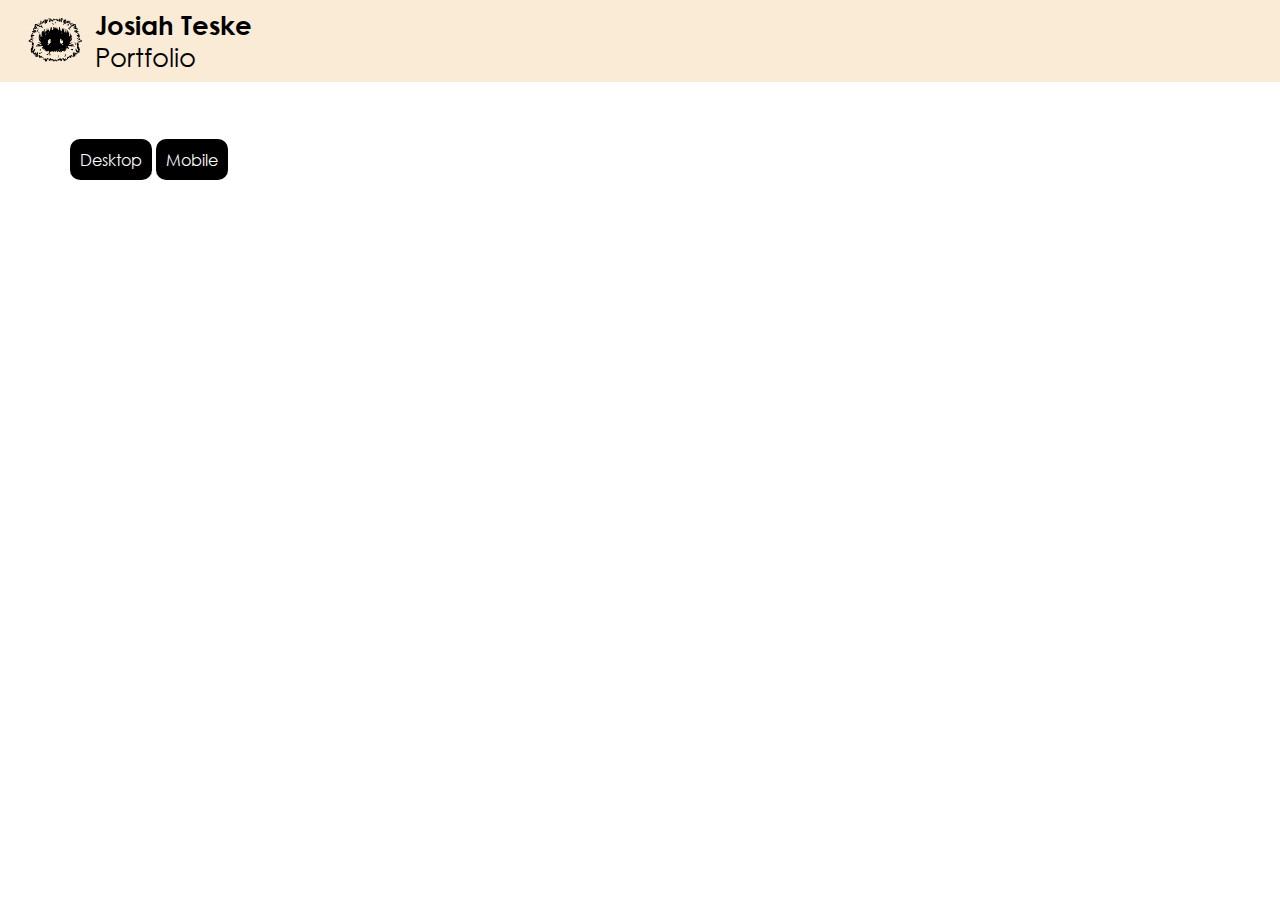
<file: index.html>
<!DOCTYPE html>
<html lang="en">
<head>
    <meta charset="UTF-8">
    <title>Root Menu</title>
    <link rel="stylesheet" type="text/css" href="mobile-site/styles/projectPage.css">
    <link rel="stylesheet" type="text/css" href="mobile-site/styles/typeface.css">
    <link rel="stylesheet" type="text/css" href="mobile-site/styles/navigators.css">
</head>
<body>
<nav class="topNav">
    <a href="index.html" class="left-side">
        <img src="mobile-site/assets/travelerHeadIcon.png" id="icon" alt="Welcome!">
        <div id="siteName">
            <h1>Josiah Teske</h1>
            <h1 class="noBold">Portfolio</h1>
        </div>
    </a>
</nav>
<br>
<br>
<div class="content">
    <a href="desktop-site/index.html" class="button">Desktop</a>
    <a href="mobile-site/index.html" class="button">Mobile</a>
</div>
</body>
</html>
</file>
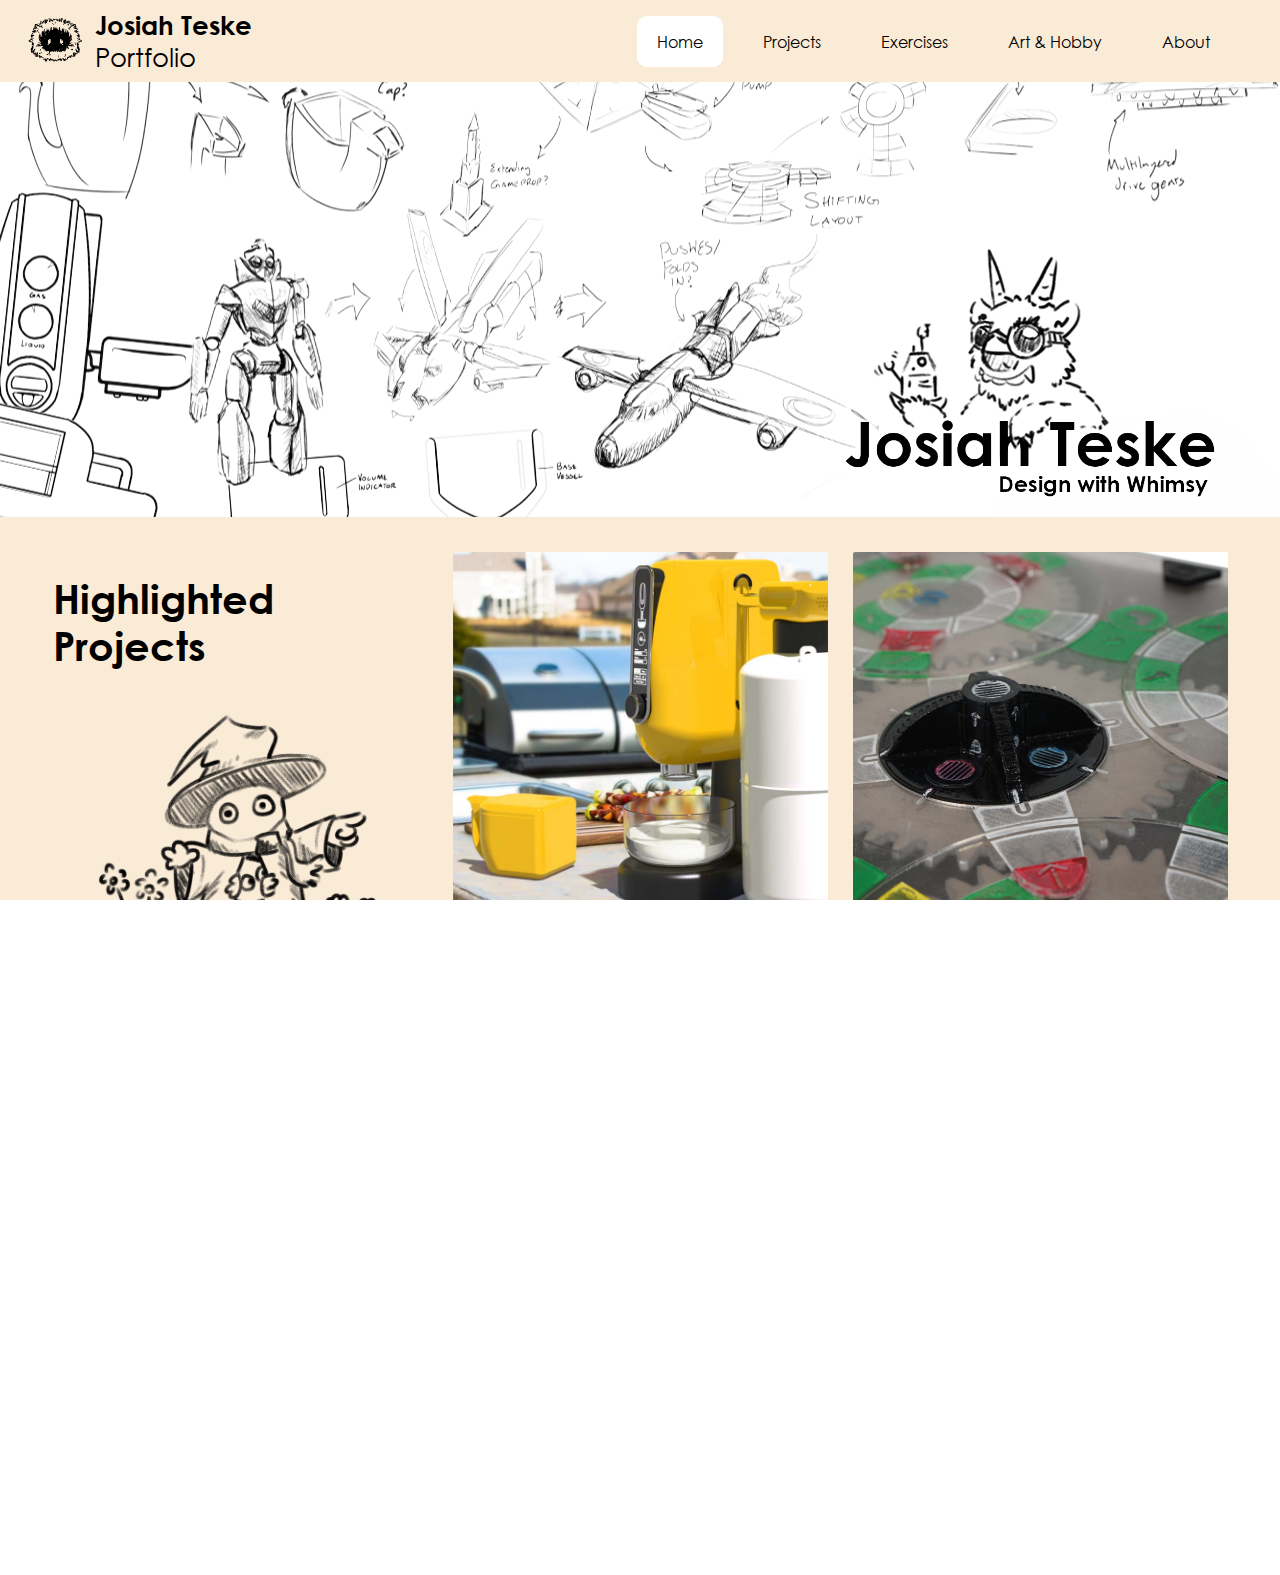
<file: desktop-site/index.html>
<!DOCTYPE html>
<html lang="en">
<head>
    <meta charset="UTF-8">
    <title>Portfolio | Josiah Teske</title>
    <link rel="stylesheet" type="text/css" href="styles/frontpage.css">
    <link rel="stylesheet" type="text/css" href="styles/typeface.css">
    <link rel="stylesheet" type="text/css" href="styles/navigators.css">
</head>
<body>
<nav class="topNav">
    <a href="index.html" class="left-side">
        <img src="assets/travelerHeadIcon.png" id="icon" alt="Welcome!">
        <div id="siteName">
            <h1>Josiah Teske</h1>
            <h1 class="noBold">Portfolio</h1>
        </div>
    </a>

    <div id="pageMenu">
        <a href="index.html" class="current">Home</a>
        <a href="projects.html">Projects</a>
        <a href="exercises.html">Exercises</a>
        <a href="hobby.html">Art & Hobby</a>
        <a href="about.html">About</a>
    </div>
</nav>

<section id="banner">
    <img id='logo' src="assets/designerLogoTransparent.png" alt="Welcome to Josiah Teske's Portfolio!">
</section>

<section class="deck highlighted">
    <div class="cardLnk dumb">
        <h2>Highlighted Projects</h2>
        <img class="decal" src="assets/wizardSpaceFiller.png" id="filler"
             alt="Here's a few recent and exciting projects!">
    </div>
    <a href="projects.html" class="cardLnk animatedRise">
        <img src="assets/projects/iceCreamMakerOutdoors+Cream.jpg" alt="project">
        <h1>Cirrus</h1>
        <h1 class="noBold">Ice Cream Maker</h1>
    </a>
    <a href="projects.html" class="cardLnk animatedRise">
        <img src="assets/projects/boardGameDialCloseUp.jpg" alt="project">
        <h1>Jettison</h1>
        <h1 class="noBold">Board Game</h1>
    </a>
</section>

<section class="deck scribbles">
    <a href="exercises.html" class="cardLnk animatedRise">
        <img src="assets/projects/waffleMakerContext.jpg" alt="A red waffle maker with eyes." class="shadowed">
        <h3 class="whiteBacked">Experiments</h3>
    </a>
    <a href="projects.html" class="cardLnk animatedRise">
        <img src="assets/projects/slicerCleanerContext.png" alt="project" class="shadowed">
        <h3 class="whiteBacked">Projects</h3>
    </a>
    <a href="hobby.html" class="cardLnk animatedRise">
        <img src="assets/projects/globeTheatreUpAngle.png" alt="project" class="shadowed">
        <h3 class="whiteBacked">Art &plus; Hobby</h3>
    </a>
</section>

<nav class="bottomInfo">
<!--    <a href="mailto:josiahteske.des@gmail.com?subject=Design%20My%20Stuff!" class="button">Email Me!</a>-->
    <aside class="boringInfo">
        <p>
            Web Portfolio created by Josiah Teske<br>
            Updated 4&sol;14&sol;2025
        </p>
    </aside>
    <aside class="bottomButtons">
    <a href="about.html#contact" class="button">Contact</a>
    <a href="documents/Josiah_Teske_Resume_2-28-2025.pdf" class="button">Resume</a>
    <a href="https://instagram.com/splinteredpencils" class="iconButton">
        <svg id="Layer_2" data-name="Layer 2" xmlns="http://www.w3.org/2000/svg" viewBox="0 0 72 72">
            <defs>
                <style>
                    .cls-1 {
                        fill: currentColor;
                    }
                </style>
            </defs>
            <path class="cls-1" d="M36,22.49c-7.46,0-13.51,6.05-13.51,13.51s6.05,13.51,13.51,13.51,13.51-6.05,13.51-13.51-6.05-13.51-13.51-13.51ZM36,44.96c-4.95,0-8.96-4.01-8.96-8.96s4.01-8.96,8.96-8.96,8.96,4.01,8.96,8.96-4.01,8.96-8.96,8.96Z"/>
            <circle class="cls-1" cx="50.06" cy="21.98" r="3.23"/>
            <path class="cls-1" d="M47.66,9.64h-23.32c-8.12,0-14.7,6.58-14.7,14.7v23.32c0,8.12,6.58,14.7,14.7,14.7h23.32c8.12,0,14.7-6.58,14.7-14.7v-23.32c0-8.12-6.58-14.7-14.7-14.7ZM57.64,47.36c0,5.68-4.6,10.28-10.28,10.28h-22.72c-5.68,0-10.28-4.6-10.28-10.28v-22.72c0-5.68,4.6-10.28,10.28-10.28h22.72c5.68,0,10.28,4.6,10.28,10.28v22.72Z"/>
        </svg>
    </a>
    <a href="https://linkedin.com/in/josiah-teske" class="iconButton">
        <svg id="Layer_2" data-name="Layer 2" xmlns="http://www.w3.org/2000/svg" viewBox="0 0 72 72">
            <defs>
                <style>
                    .cls-1 {
                        fill: currentColor;
                    }
                </style>
            </defs>
            <rect class="cls-1" x="10.74" y="27" width="10.64" height="34.26"/>
            <path class="cls-1" d="M61.26,42.49v18.77h-10.64v-18.77c0-4.09-1.15-7.02-5.19-7.02-5.03,0-6.81,2.51-6.81,10.51v15.28h-10.64V27h10.64v4.34c1.4-2.72,6.34-6.08,12.93-4.89,6.6,1.19,9.71,5.06,9.71,16.04Z"/>
            <circle class="cls-1" cx="16.06" cy="16.26" r="6.3"/>
        </svg>
    </a>
    </aside>
</nav>
</body>
</html>
</file>
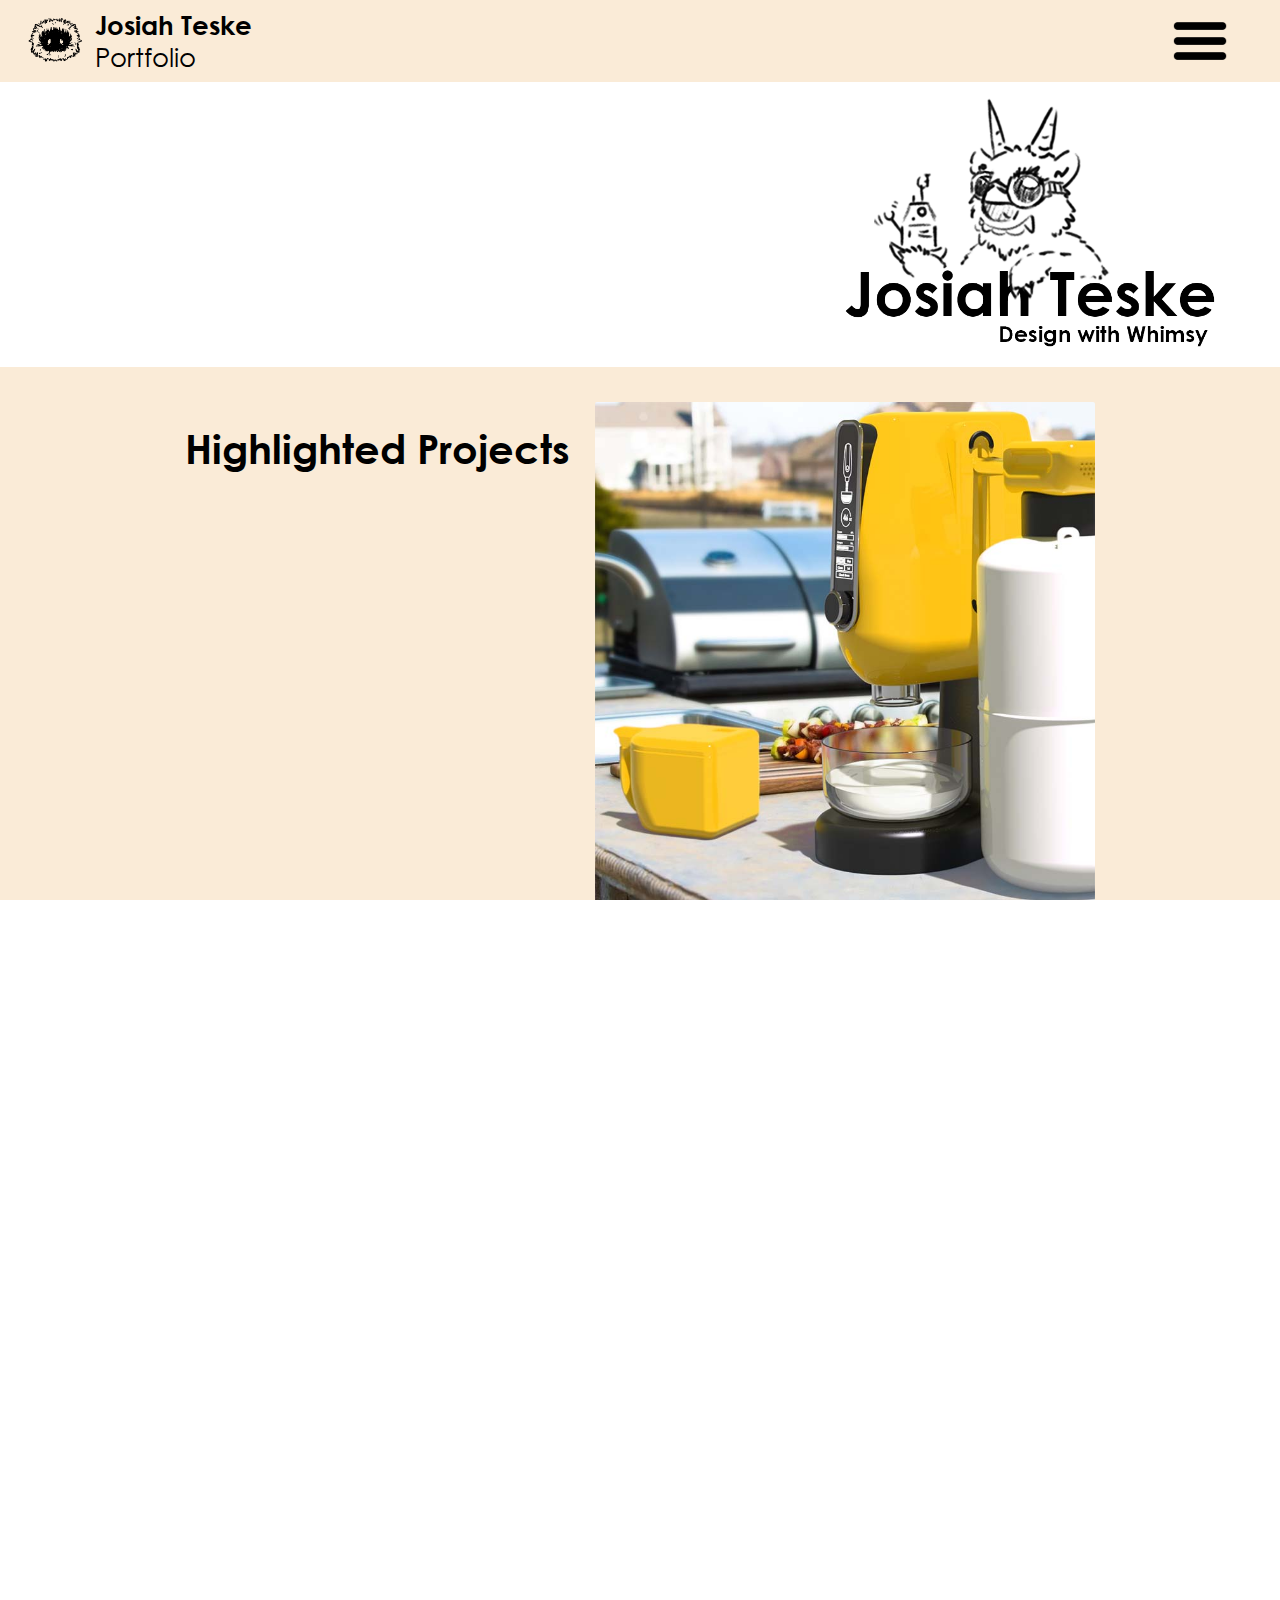
<file: mobile-site/index.html>
<!DOCTYPE html>
<html lang="en">
<head>
    <meta charset="UTF-8">
    <title>Portfolio | Josiah Teske</title>
    <link rel="stylesheet" type="text/css" href="styles/frontpage.css">
    <link rel="stylesheet" type="text/css" href="styles/typeface.css">
    <link rel="stylesheet" type="text/css" href="styles/navigators.css">

    <script type="text/javascript">
        function openNav() {
            // document.getElementById(mySidePanel).style.width = "66%";
            document.getElementById("mySidePanel").style.height = "250px";
        }

        function closeNav() {
            document.getElementById("mySidePanel").style.height = "0";
        }
    </script>
</head>
<body>
<nav class="topNav">
    <a href="index.html" class="left-side">
        <img src="assets/travelerHeadIcon.png" id="icon" alt="Welcome!">
        <div id="siteName">
            <h1>Josiah Teske</h1>
            <h1 class="noBold">Portfolio</h1>
        </div>
    </a>

    <img src="assets/hamburgerIcon.png" id="hamburger" alt="" onclick="openNav()">
</nav>

<aside class="mobileMenu" id="mySidePanel">
    <div class="closeMenu" onclick="closeNav()">
        close
    </div>

    <div class="hamburgerLinks">
        <a href="index.html" class="current">Home</a>
        <a href="projects.html">Projects</a>
        <a href="exercises.html">Exercises</a>
        <a href="hobby.html">Art & Hobby</a>
        <a href="about.html">About</a>
    </div>
</aside>

<section id="banner">
    <img id='logo' src="assets/designerLogoTransparent.png" alt="Welcome to Josiah Teske's Portfolio!">
</section>

<section class="deck highlighted">
    <h2>Highlighted Projects</h2>
    <a href="projects.html" class="cardLnk animatedRise">
        <img src="assets/projects/iceCreamMakerOutdoors+Cream.jpg" alt="project">
        <h1>Cirrus</h1>
        <h1 class="noBold">Ice Cream Maker</h1>
    </a>
    <a href="projects.html" class="cardLnk animatedRise">
        <img src="assets/projects/boardGameDialCloseUp.jpg" alt="project">
        <h1>Jettison</h1>
        <h1 class="noBold">Board Game</h1>
    </a>
</section>

<section class="deck scribbles">
    <a href="projects.html" class="cardLnk animatedRise widePanel">
        <img src="assets/projects/slicerCleanerContext.png" alt="project" class="shadowed">
        <h3 class="whiteBacked">Projects</h3>
    </a>
    <a href="exercises.html" class="cardLnk animatedRise">
        <img src="assets/projects/waffleMakerContext.jpg" alt="A red waffle maker with eyes." class="shadowed">
        <h3 class="whiteBacked">Experiments</h3>
    </a>
    <a href="hobby.html" class="cardLnk animatedRise">
        <img src="assets/projects/globeTheatreUpAngle.png" alt="project" class="shadowed">
        <h3 class="whiteBacked">Art &plus; Hobby</h3>
    </a>
</section>

<nav class="bottomInfo">
    <!--    <a href="mailto:josiahteske.des@gmail.com?subject=Design%20My%20Stuff!" class="button">Email Me!</a>-->
    <aside class="boringInfo">
        <p>
            Web Portfolio created by Josiah Teske<br>
            Updated 4&sol;14&sol;2025
        </p>
    </aside>
    <aside class="bottomButtons">
        <a href="about.html#contact" class="button">Contact</a>
        <a href="documents/Josiah_Teske_Resume_2-28-2025.pdf" class="button">Resume</a>
        <a href="https://instagram.com/splinteredpencils" class="iconButton">
            <svg id="Layer_2" data-name="Layer 2" xmlns="http://www.w3.org/2000/svg" viewBox="0 0 72 72">
                <defs>
                    <style>
                        .cls-1 {
                            fill: currentColor;
                        }
                    </style>
                </defs>
                <path class="cls-1"
                      d="M36,22.49c-7.46,0-13.51,6.05-13.51,13.51s6.05,13.51,13.51,13.51,13.51-6.05,13.51-13.51-6.05-13.51-13.51-13.51ZM36,44.96c-4.95,0-8.96-4.01-8.96-8.96s4.01-8.96,8.96-8.96,8.96,4.01,8.96,8.96-4.01,8.96-8.96,8.96Z"/>
                <circle class="cls-1" cx="50.06" cy="21.98" r="3.23"/>
                <path class="cls-1"
                      d="M47.66,9.64h-23.32c-8.12,0-14.7,6.58-14.7,14.7v23.32c0,8.12,6.58,14.7,14.7,14.7h23.32c8.12,0,14.7-6.58,14.7-14.7v-23.32c0-8.12-6.58-14.7-14.7-14.7ZM57.64,47.36c0,5.68-4.6,10.28-10.28,10.28h-22.72c-5.68,0-10.28-4.6-10.28-10.28v-22.72c0-5.68,4.6-10.28,10.28-10.28h22.72c5.68,0,10.28,4.6,10.28,10.28v22.72Z"/>
            </svg>
        </a>
        <a href="https://linkedin.com/in/josiah-teske" class="iconButton">
            <svg id="Layer_2" data-name="Layer 2" xmlns="http://www.w3.org/2000/svg" viewBox="0 0 72 72">
                <defs>
                    <style>
                        .cls-1 {
                            fill: currentColor;
                        }
                    </style>
                </defs>
                <rect class="cls-1" x="10.74" y="27" width="10.64" height="34.26"/>
                <path class="cls-1"
                      d="M61.26,42.49v18.77h-10.64v-18.77c0-4.09-1.15-7.02-5.19-7.02-5.03,0-6.81,2.51-6.81,10.51v15.28h-10.64V27h10.64v4.34c1.4-2.72,6.34-6.08,12.93-4.89,6.6,1.19,9.71,5.06,9.71,16.04Z"/>
                <circle class="cls-1" cx="16.06" cy="16.26" r="6.3"/>
            </svg>
        </a>
    </aside>
</nav>
</body>
</html>
</file>
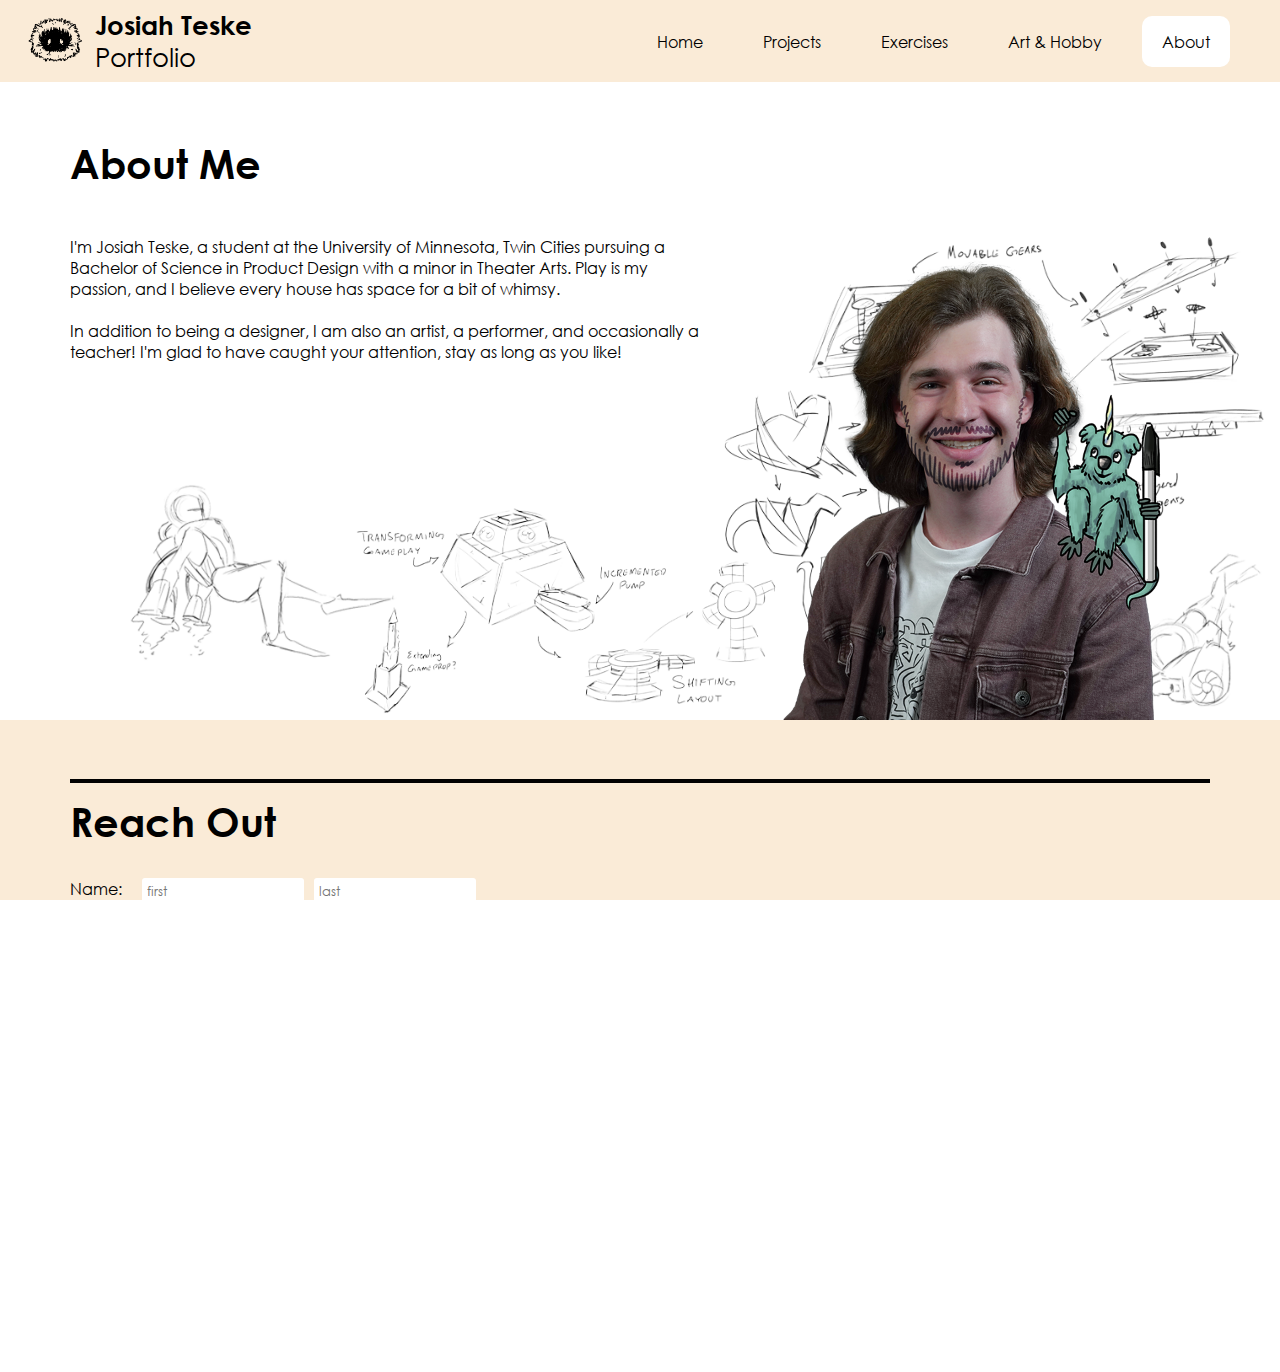
<file: desktop-site/about.html>
<!DOCTYPE html>
<html lang="en">
<head>
    <meta charset="UTF-8">
    <title>About | Josiah Teske</title>
    <link rel="stylesheet" type="text/css" href="styles/projectPage.css">
    <link rel="stylesheet" type="text/css" href="styles/typeface.css">
    <link rel="stylesheet" type="text/css" href="styles/navigators.css">
</head>
<body>
<nav class="topNav">
    <a href="index.html" class="left-side">
        <img src="assets/travelerHeadIcon.png" id="icon" alt="Welcome!">
        <div id="siteName">
            <h1>Josiah Teske</h1>
            <h1 class="noBold">Portfolio</h1>
        </div>
    </a>

    <div id="pageMenu">
        <a href="index.html">Home</a>
        <a href="projects.html">Projects</a>
        <a href="exercises.html">Exercises</a>
        <a href="hobby.html">Art & Hobby</a>
        <a href="about.html" class="current">About</a>
    </div>
</nav>

<div class="content scribbles noBottomPadding">
    <h2>About Me</h2>
    <section class="aboutMe">
        <aside>
            <p class="whiteBacked">I'm Josiah Teske, a student at the University of Minnesota, Twin Cities pursuing a Bachelor of
                Science in Product Design with a minor in Theater Arts. Play is my passion, and I believe every house
                has space for a bit of whimsy.<br><br>
                In addition to being a designer, I am also an artist, a performer, and occasionally a teacher! I'm glad
                to have caught your attention, stay as long as you like!</p>
        </aside>
        <img src="assets/JosiahDoodledHeadshot.png" alt="Josiah Teske">
    </section>
</div>
<div class="content highlighted">
    <h2 class="dividerLine" id="contact">Reach Out</h2>
    <form action="mailto:josiahteske.des@gmail.com">
        <div class="two-columns">
            Name:
            <div>
                <label for="firstName">
                    <input type="text" name="firstName" id="firstName" placeholder="first" required>
                </label>
            </div>
            <div>
                <label for="lastName">
                    <input type="text" name="lastName" id="lastName" placeholder="last" required>
                </label>
            </div>
        </div>
        <div class="two-columns">
            Email:
            <div>
                <label for="emailAddress">
                    <input type="email" name="emailAddress" id="emailAddress" placeholder="address@email.com">
                </label>
            </div>
            Phone:
            <div>
                <label for="phoneNumber">
                    <input type="tel" name="phoneNumber" id="phoneNumber" placeholder="(000) 111-2345">
                </label>
            </div>
        </div>
        <div>
            <label for="address">
                Address:
                <textarea name="address" rows="4" id="address" placeholder="1234 Name Avenue, City, State/Province, Area Code, Country"></textarea>
            </label>
        </div>
        <div>
            <label for="message">
                Message:
                <textarea name="message" rows="4" id="message" placeholder="Design my stuff!"></textarea>
            </label>
        </div>
        <div class="two-columns">
            <label for="contactMethod">Preferred contact:
                <input type="radio" name="contactMethod" value="email" id="contactEmail">
                <label for="contactEmail">Email</label>
                <input type="radio" name="contactMethod" value="phone" id="contactPhone">
                <label for="contactPhone">Phone</label>
            </label>
            <Label for="contactIntent">I'm reaching out about...
                <input type="checkbox" name="contactIntent" id="contactNetworking">
                <label for="contactNetworking">Networking</label>
                <input type="checkbox" name="contactIntent" id="contactHiring">
                <label for="contactHiring">Hiring/Contracting</label>
            </Label>
        </div>
        <input type="submit" value="Submit">
    </form>
</div>

<nav class="bottomInfo">
    <!--    <a href="mailto:josiahteske.des@gmail.com?subject=Design%20My%20Stuff!" class="button">Email Me!</a>-->
    <aside class="boringInfo">
        <p>
            Web Portfolio created by Josiah Teske<br>
            Updated 4&sol;14&sol;2025
        </p>
    </aside>
    <aside class="bottomButtons">
        <a href="about.html#contact" class="button">Contact</a>
        <a href="documents/Josiah_Teske_Resume_2-28-2025.pdf" class="button">Resume</a>
        <a href="https://instagram.com/splinteredpencils" class="iconButton">
            <svg id="Layer_2" data-name="Layer 2" xmlns="http://www.w3.org/2000/svg" viewBox="0 0 72 72">
                <defs>
                    <style>
                        .cls-1 {
                            fill: currentColor;
                        }
                    </style>
                </defs>
                <path class="cls-1" d="M36,22.49c-7.46,0-13.51,6.05-13.51,13.51s6.05,13.51,13.51,13.51,13.51-6.05,13.51-13.51-6.05-13.51-13.51-13.51ZM36,44.96c-4.95,0-8.96-4.01-8.96-8.96s4.01-8.96,8.96-8.96,8.96,4.01,8.96,8.96-4.01,8.96-8.96,8.96Z"/>
                <circle class="cls-1" cx="50.06" cy="21.98" r="3.23"/>
                <path class="cls-1" d="M47.66,9.64h-23.32c-8.12,0-14.7,6.58-14.7,14.7v23.32c0,8.12,6.58,14.7,14.7,14.7h23.32c8.12,0,14.7-6.58,14.7-14.7v-23.32c0-8.12-6.58-14.7-14.7-14.7ZM57.64,47.36c0,5.68-4.6,10.28-10.28,10.28h-22.72c-5.68,0-10.28-4.6-10.28-10.28v-22.72c0-5.68,4.6-10.28,10.28-10.28h22.72c5.68,0,10.28,4.6,10.28,10.28v22.72Z"/>
            </svg>
        </a>
        <a href="https://linkedin.com/in/josiah-teske" class="iconButton">
            <svg id="Layer_2" data-name="Layer 2" xmlns="http://www.w3.org/2000/svg" viewBox="0 0 72 72">
                <defs>
                    <style>
                        .cls-1 {
                            fill: currentColor;
                        }
                    </style>
                </defs>
                <rect class="cls-1" x="10.74" y="27" width="10.64" height="34.26"/>
                <path class="cls-1" d="M61.26,42.49v18.77h-10.64v-18.77c0-4.09-1.15-7.02-5.19-7.02-5.03,0-6.81,2.51-6.81,10.51v15.28h-10.64V27h10.64v4.34c1.4-2.72,6.34-6.08,12.93-4.89,6.6,1.19,9.71,5.06,9.71,16.04Z"/>
                <circle class="cls-1" cx="16.06" cy="16.26" r="6.3"/>
            </svg>
        </a>
    </aside>
</nav>
</body>
</html>
</file>
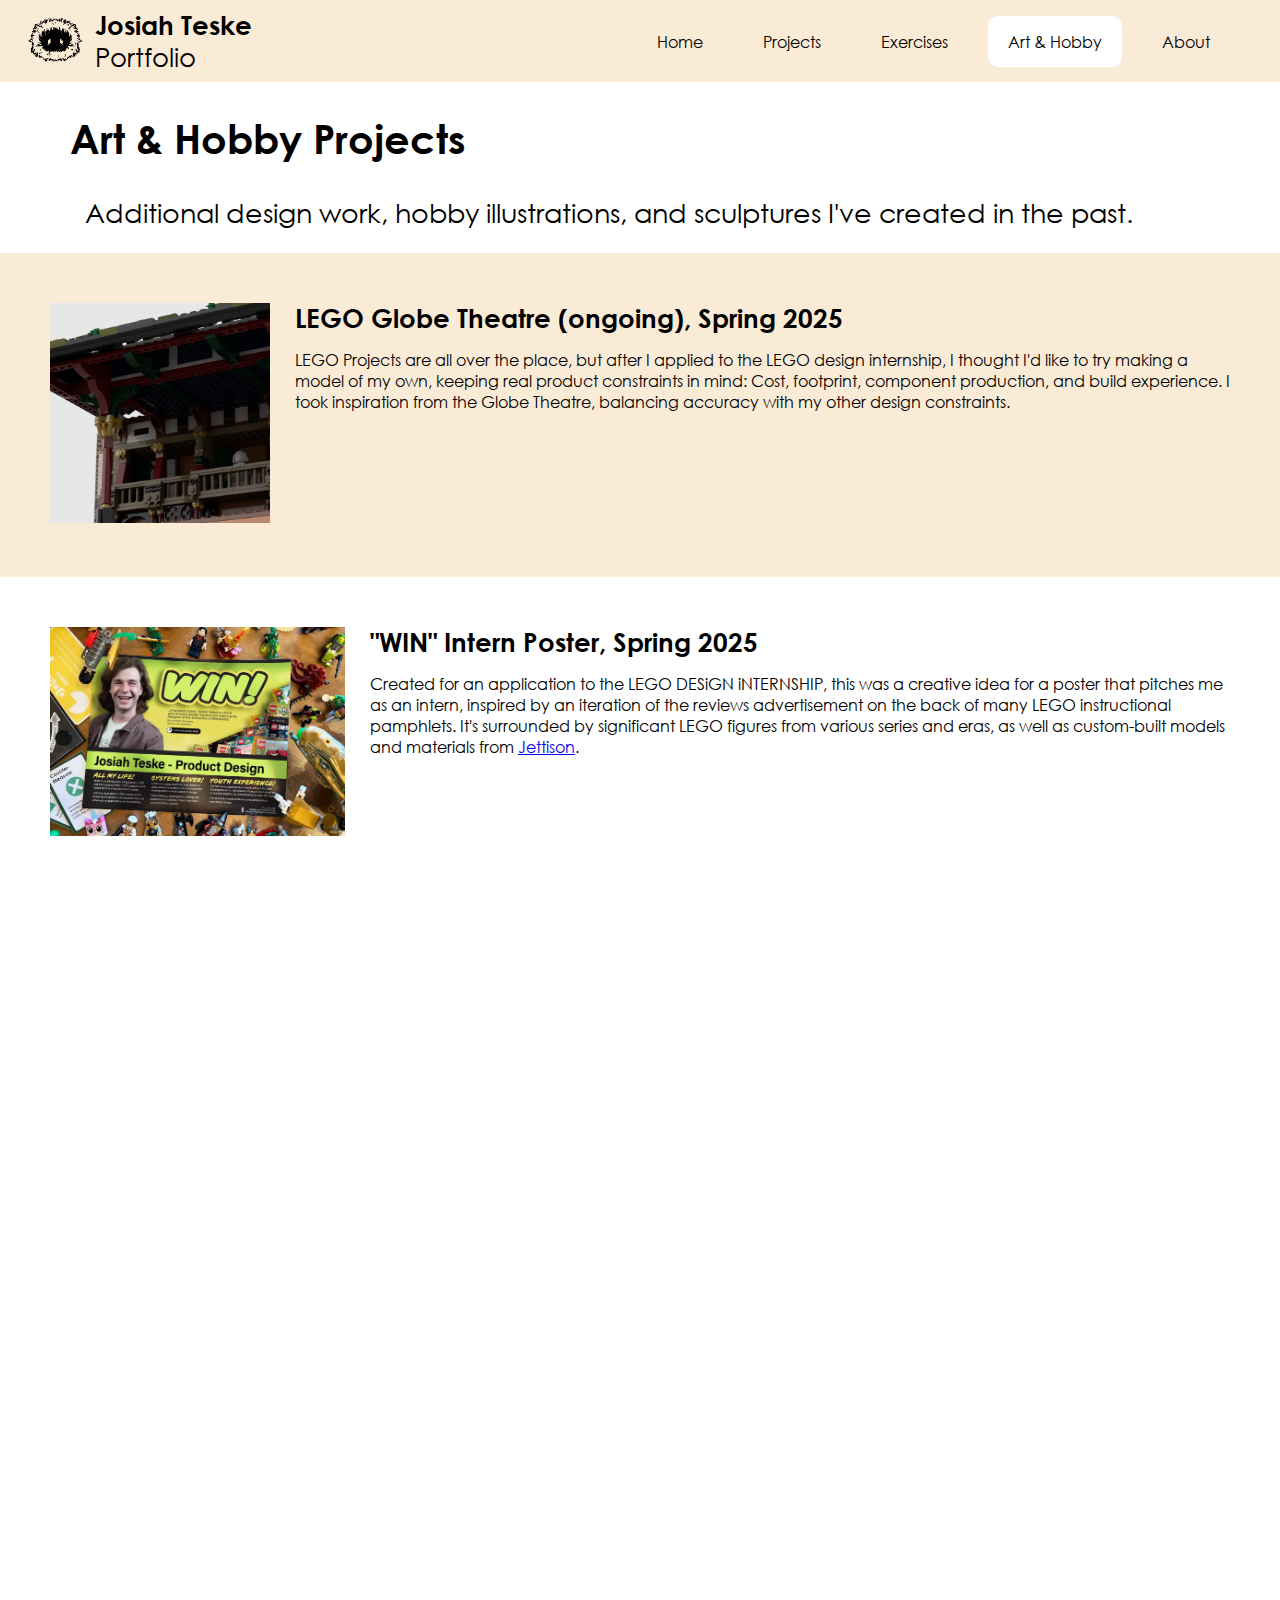
<file: desktop-site/hobby.html>
<!DOCTYPE html>
<html lang="en">
<head>
    <meta charset="UTF-8">
    <title>Projects | Josiah Teske</title>
    <link rel="stylesheet" type="text/css" href="styles/subindex.css">
    <link rel="stylesheet" type="text/css" href="styles/typeface.css">
    <link rel="stylesheet" type="text/css" href="styles/navigators.css">
</head>
<body>
<nav class="topNav">
    <a href="index.html" class="left-side">
        <img src="assets/travelerHeadIcon.png" id="icon" alt="Welcome!">
        <div id="siteName">
            <h1>Josiah Teske</h1>
            <h1 class="noBold">Portfolio</h1>
        </div>
    </a>

    <div id="pageMenu">
        <a href="index.html">Home</a>
        <a href="projects.html">Projects</a>
        <a href="exercises.html">Exercises</a>
        <a href="hobby.html" class="current">Art & Hobby</a>
        <a href="about.html">About</a>
    </div>
</nav>

<div id="introduction">
    <h2>Art & Hobby Projects</h2>
    <h3>Additional design work, hobby illustrations, and sculptures I've created in the past.</h3>
</div>

<article class="colorBacked">
    <div>
        <img src="assets/projects/globeTheatreUpAngle.png" alt="LEGO Globe Theatre">
    </div>
    <aside class="articleText">
        <h1>LEGO Globe Theatre (ongoing), Spring 2025</h1>
        <p>LEGO Projects are all over the place, but after I applied to the LEGO design internship, I thought I'd like to try making a model of my own, keeping real product constraints in mind: Cost, footprint, component production, and build experience. I took inspiration from the Globe Theatre, balancing accuracy with my other design constraints.</p>
    </aside>
</article>
<article>
    <div>
        <img src="assets/projects/internPoster.png" alt="Internship Poster based on LEGO WIN ads">
    </div>
    <aside class="articleText">
        <h1>"WIN" Intern Poster, Spring 2025</h1>
        <p>Created for an application to the LEGO DESiGN iNTERNSHIP, this was a creative idea for a poster that pitches me as an intern, inspired by an iteration of the reviews advertisement on the back of many LEGO instructional pamphlets. It's surrounded by significant LEGO figures from various series and eras, as well as custom-built models and materials from <a href="projects.html">Jettison</a>.</p>
    </aside>
</article>
<article>
    <div>
        <img src="assets/projects/DnDHomebrewCharacter.png" alt="A sketched illustration of a drow running alongside a small slaad from Dungeons and Dragons">
    </div>
    <aside class="articleText">
        <h1>Dungeons and Dragons Homebrews, 2023-</h1>
        <p>Using the <a href="http://homebrewery.naturalcrit.com/">Homebrewery</a> service, I host a handful of in-development Dungeons & Dragons inspired "homebrews" (custom rules additions), in order to better learn game design and the D&D system. One of these homebrews is available as a <a href="https://mod.io/g/baldursgate3/m/ethereal-fog-monk-subclass#description">playable add-on for Baldur's Gate 3</a>, with over 3k downloads.</p>
    </aside>
</article>
<div class="instagramAdjacent">
    <article>
        <img src="assets/projects/drybonesPainting.jpg" alt="a dramatic sunset painting of Drybones with a spherical powerup in Mario Party for the Wii">
        <aside class="articleText">
            <h1>Bouncy Drybones, Summer 2024</h1>
            <p>A very dramatized rendition of a game of Mario Party 8, meant to capture the chaotic joy of playing a party game with friends. You can see more of my art on my Instagram page!</p>
        </aside>
    </article>
    <article>
        <blockquote class="instagram-media" data-instgrm-permalink="https://www.instagram.com/splinteredpencils/?utm_source=ig_embed&amp;utm_campaign=loading" data-instgrm-version="14" style=" background:#FFF; border:0; border-radius:3px; box-shadow:0 0 1px 0 rgba(0,0,0,0.5),0 1px 10px 0 rgba(0,0,0,0.15); margin: 1px; max-width:540px; min-width:326px; padding:0; width:99.375%; width:-webkit-calc(100% - 2px); width:calc(100% - 2px);"><div style="padding:16px;"> <a href="https://www.instagram.com/splinteredpencils/?utm_source=ig_embed&amp;utm_campaign=loading" style=" background:#FFFFFF; line-height:0; padding:0 0; text-align:center; text-decoration:none; width:100%;" target="_blank"> <div style=" display: flex; flex-direction: row; align-items: center;"> <div style="background-color: #F4F4F4; border-radius: 50%; flex-grow: 0; height: 40px; margin-right: 14px; width: 40px;"></div> <div style="display: flex; flex-direction: column; flex-grow: 1; justify-content: center;"> <div style=" background-color: #F4F4F4; border-radius: 4px; flex-grow: 0; height: 14px; margin-bottom: 6px; width: 100px;"></div> <div style=" background-color: #F4F4F4; border-radius: 4px; flex-grow: 0; height: 14px; width: 60px;"></div></div></div><div style="padding: 19% 0;"></div> <div style="display:block; height:50px; margin:0 auto 12px; width:50px;"><svg width="50px" height="50px" viewBox="0 0 60 60" version="1.1" xmlns="https://www.w3.org/2000/svg" xmlns:xlink="https://www.w3.org/1999/xlink"><g stroke="none" stroke-width="1" fill="none" fill-rule="evenodd"><g transform="translate(-511.000000, -20.000000)" fill="#000000"><g><path d="M556.869,30.41 C554.814,30.41 553.148,32.076 553.148,34.131 C553.148,36.186 554.814,37.852 556.869,37.852 C558.924,37.852 560.59,36.186 560.59,34.131 C560.59,32.076 558.924,30.41 556.869,30.41 M541,60.657 C535.114,60.657 530.342,55.887 530.342,50 C530.342,44.114 535.114,39.342 541,39.342 C546.887,39.342 551.658,44.114 551.658,50 C551.658,55.887 546.887,60.657 541,60.657 M541,33.886 C532.1,33.886 524.886,41.1 524.886,50 C524.886,58.899 532.1,66.113 541,66.113 C549.9,66.113 557.115,58.899 557.115,50 C557.115,41.1 549.9,33.886 541,33.886 M565.378,62.101 C565.244,65.022 564.756,66.606 564.346,67.663 C563.803,69.06 563.154,70.057 562.106,71.106 C561.058,72.155 560.06,72.803 558.662,73.347 C557.607,73.757 556.021,74.244 553.102,74.378 C549.944,74.521 548.997,74.552 541,74.552 C533.003,74.552 532.056,74.521 528.898,74.378 C525.979,74.244 524.393,73.757 523.338,73.347 C521.94,72.803 520.942,72.155 519.894,71.106 C518.846,70.057 518.197,69.06 517.654,67.663 C517.244,66.606 516.755,65.022 516.623,62.101 C516.479,58.943 516.448,57.996 516.448,50 C516.448,42.003 516.479,41.056 516.623,37.899 C516.755,34.978 517.244,33.391 517.654,32.338 C518.197,30.938 518.846,29.942 519.894,28.894 C520.942,27.846 521.94,27.196 523.338,26.654 C524.393,26.244 525.979,25.756 528.898,25.623 C532.057,25.479 533.004,25.448 541,25.448 C548.997,25.448 549.943,25.479 553.102,25.623 C556.021,25.756 557.607,26.244 558.662,26.654 C560.06,27.196 561.058,27.846 562.106,28.894 C563.154,29.942 563.803,30.938 564.346,32.338 C564.756,33.391 565.244,34.978 565.378,37.899 C565.522,41.056 565.552,42.003 565.552,50 C565.552,57.996 565.522,58.943 565.378,62.101 M570.82,37.631 C570.674,34.438 570.167,32.258 569.425,30.349 C568.659,28.377 567.633,26.702 565.965,25.035 C564.297,23.368 562.623,22.342 560.652,21.575 C558.743,20.834 556.562,20.326 553.369,20.18 C550.169,20.033 549.148,20 541,20 C532.853,20 531.831,20.033 528.631,20.18 C525.438,20.326 523.257,20.834 521.349,21.575 C519.376,22.342 517.703,23.368 516.035,25.035 C514.368,26.702 513.342,28.377 512.574,30.349 C511.834,32.258 511.326,34.438 511.181,37.631 C511.035,40.831 511,41.851 511,50 C511,58.147 511.035,59.17 511.181,62.369 C511.326,65.562 511.834,67.743 512.574,69.651 C513.342,71.625 514.368,73.296 516.035,74.965 C517.703,76.634 519.376,77.658 521.349,78.425 C523.257,79.167 525.438,79.673 528.631,79.82 C531.831,79.965 532.853,80.001 541,80.001 C549.148,80.001 550.169,79.965 553.369,79.82 C556.562,79.673 558.743,79.167 560.652,78.425 C562.623,77.658 564.297,76.634 565.965,74.965 C567.633,73.296 568.659,71.625 569.425,69.651 C570.167,67.743 570.674,65.562 570.82,62.369 C570.966,59.17 571,58.147 571,50 C571,41.851 570.966,40.831 570.82,37.631"></path></g></g></g></svg></div><div style="padding-top: 8px;"> <div style=" color:#3897f0; font-family:Arial,sans-serif; font-size:14px; font-style:normal; font-weight:550; line-height:18px;">View this profile on Instagram</div></div><div style="padding: 12.5% 0;"></div> <div style="display: flex; flex-direction: row; margin-bottom: 14px; align-items: center;"><div> <div style="background-color: #F4F4F4; border-radius: 50%; height: 12.5px; width: 12.5px; transform: translateX(0px) translateY(7px);"></div> <div style="background-color: #F4F4F4; height: 12.5px; transform: rotate(-45deg) translateX(3px) translateY(1px); width: 12.5px; flex-grow: 0; margin-right: 14px; margin-left: 2px;"></div> <div style="background-color: #F4F4F4; border-radius: 50%; height: 12.5px; width: 12.5px; transform: translateX(9px) translateY(-18px);"></div></div><div style="margin-left: 8px;"> <div style=" background-color: #F4F4F4; border-radius: 50%; flex-grow: 0; height: 20px; width: 20px;"></div> <div style=" width: 0; height: 0; border-top: 2px solid transparent; border-left: 6px solid #f4f4f4; border-bottom: 2px solid transparent; transform: translateX(16px) translateY(-4px) rotate(30deg)"></div></div><div style="margin-left: auto;"> <div style=" width: 0px; border-top: 8px solid #F4F4F4; border-right: 8px solid transparent; transform: translateY(16px);"></div> <div style=" background-color: #F4F4F4; flex-grow: 0; height: 12px; width: 16px; transform: translateY(-4px);"></div> <div style=" width: 0; height: 0; border-top: 8px solid #F4F4F4; border-left: 8px solid transparent; transform: translateY(-4px) translateX(8px);"></div></div></div> <div style="display: flex; flex-direction: column; flex-grow: 1; justify-content: center; margin-bottom: 24px;"> <div style=" background-color: #F4F4F4; border-radius: 4px; flex-grow: 0; height: 14px; margin-bottom: 6px; width: 224px;"></div> <div style=" background-color: #F4F4F4; border-radius: 4px; flex-grow: 0; height: 14px; width: 144px;"></div></div></a><p style=" color:#c9c8cd; font-family:Arial,sans-serif; font-size:14px; line-height:17px; margin-bottom:0; margin-top:8px; overflow:hidden; padding:8px 0 7px; text-align:center; text-overflow:ellipsis; white-space:nowrap;"><a href="https://www.instagram.com/splinteredpencils/?utm_source=ig_embed&amp;utm_campaign=loading" style=" color:#c9c8cd; font-family:Arial,sans-serif; font-size:14px; font-style:normal; font-weight:normal; line-height:17px;" target="_blank">Splintered Pencils, Empty Pens</a> (@<a href="https://www.instagram.com/splinteredpencils/?utm_source=ig_embed&amp;utm_campaign=loading" style=" color:#c9c8cd; font-family:Arial,sans-serif; font-size:14px; font-style:normal; font-weight:normal; line-height:17px;" target="_blank">splinteredpencils</a>) • Instagram photos and videos</p></div></blockquote>
        <script async src="//www.instagram.com/embed.js"></script>
    </article>
</div>

<nav class="bottomInfo">
    <!--    <a href="mailto:josiahteske.des@gmail.com?subject=Design%20My%20Stuff!" class="button">Email Me!</a>-->
    <aside class="boringInfo">
        <p>
            Web Portfolio created by Josiah Teske<br>
            Updated 4&sol;14&sol;2025
        </p>
    </aside>
    <aside class="bottomButtons">
        <a href="about.html#contact" class="button">Contact</a>
        <a href="documents/Josiah_Teske_Resume_2-28-2025.pdf" class="button">Resume</a>
        <a href="https://instagram.com/splinteredpencils" class="iconButton">
            <svg id="Layer_2" data-name="Layer 2" xmlns="http://www.w3.org/2000/svg" viewBox="0 0 72 72">
                <defs>
                    <style>
                        .cls-1 {
                            fill: currentColor;
                        }
                    </style>
                </defs>
                <path class="cls-1" d="M36,22.49c-7.46,0-13.51,6.05-13.51,13.51s6.05,13.51,13.51,13.51,13.51-6.05,13.51-13.51-6.05-13.51-13.51-13.51ZM36,44.96c-4.95,0-8.96-4.01-8.96-8.96s4.01-8.96,8.96-8.96,8.96,4.01,8.96,8.96-4.01,8.96-8.96,8.96Z"/>
                <circle class="cls-1" cx="50.06" cy="21.98" r="3.23"/>
                <path class="cls-1" d="M47.66,9.64h-23.32c-8.12,0-14.7,6.58-14.7,14.7v23.32c0,8.12,6.58,14.7,14.7,14.7h23.32c8.12,0,14.7-6.58,14.7-14.7v-23.32c0-8.12-6.58-14.7-14.7-14.7ZM57.64,47.36c0,5.68-4.6,10.28-10.28,10.28h-22.72c-5.68,0-10.28-4.6-10.28-10.28v-22.72c0-5.68,4.6-10.28,10.28-10.28h22.72c5.68,0,10.28,4.6,10.28,10.28v22.72Z"/>
            </svg>
        </a>
        <a href="https://linkedin.com/in/josiah-teske" class="iconButton">
            <svg id="Layer_2" data-name="Layer 2" xmlns="http://www.w3.org/2000/svg" viewBox="0 0 72 72">
                <defs>
                    <style>
                        .cls-1 {
                            fill: currentColor;
                        }
                    </style>
                </defs>
                <rect class="cls-1" x="10.74" y="27" width="10.64" height="34.26"/>
                <path class="cls-1" d="M61.26,42.49v18.77h-10.64v-18.77c0-4.09-1.15-7.02-5.19-7.02-5.03,0-6.81,2.51-6.81,10.51v15.28h-10.64V27h10.64v4.34c1.4-2.72,6.34-6.08,12.93-4.89,6.6,1.19,9.71,5.06,9.71,16.04Z"/>
                <circle class="cls-1" cx="16.06" cy="16.26" r="6.3"/>
            </svg>
        </a>
    </aside>
</nav>
</body>
</html>
</file>
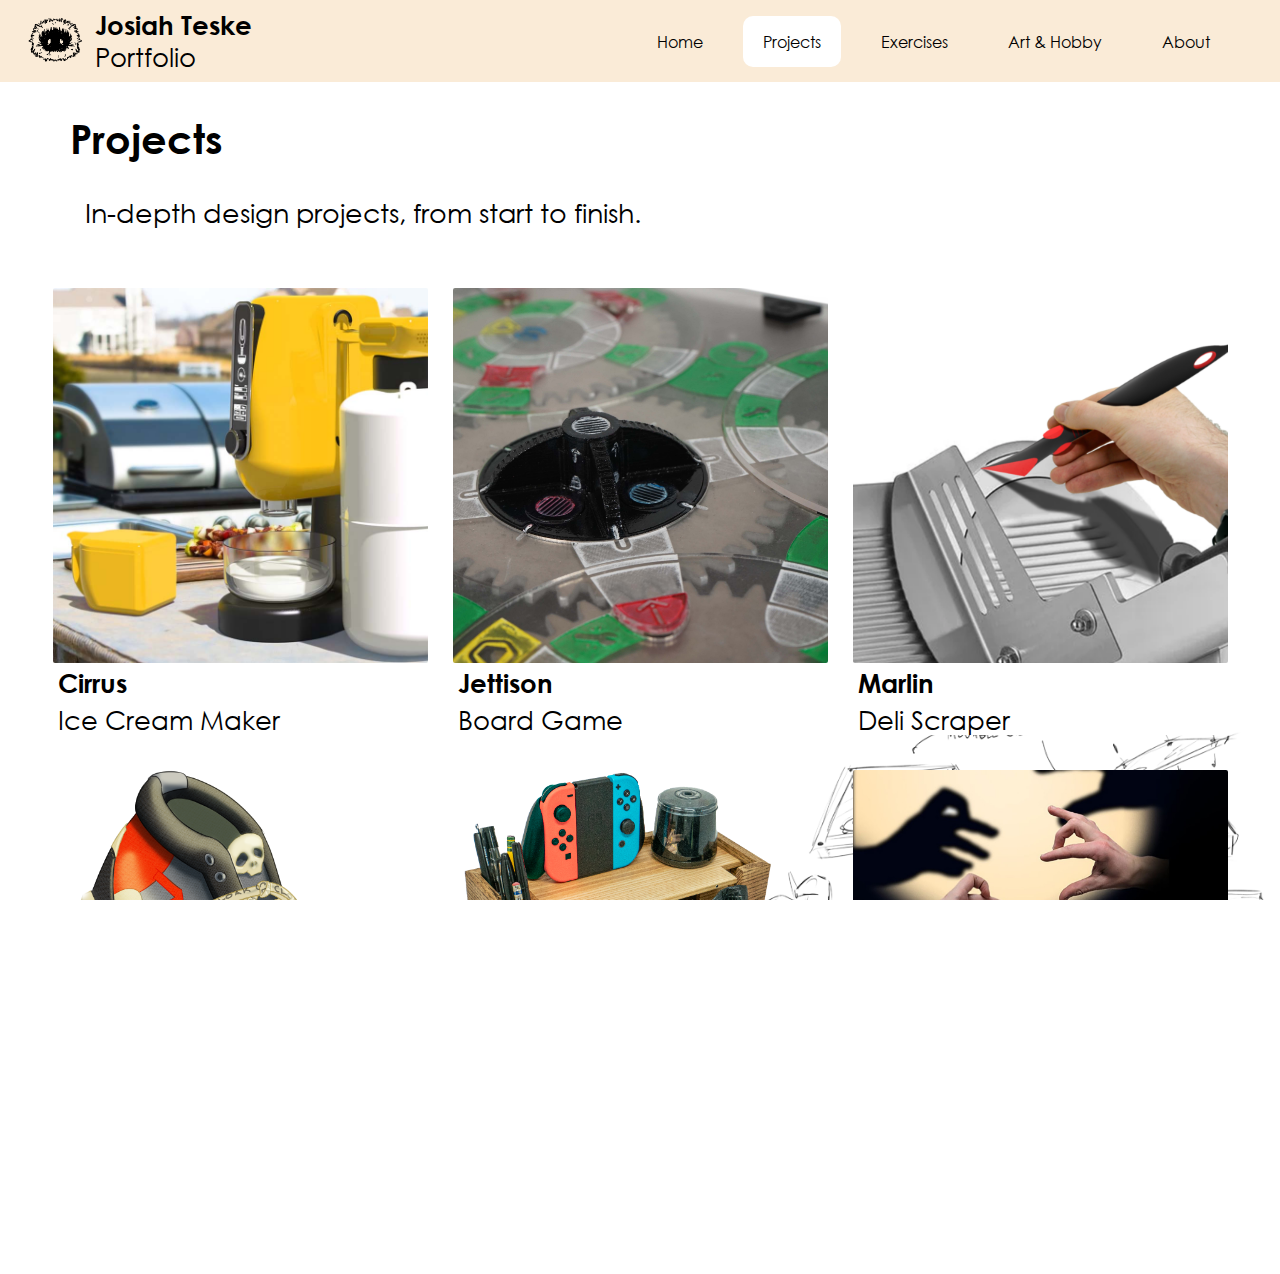
<file: desktop-site/projects.html>
<!DOCTYPE html>
<html lang="en">
<head>
    <meta charset="UTF-8">
    <title>Projects | Josiah Teske</title>
    <link rel="stylesheet" type="text/css" href="styles/subindex.css">
    <link rel="stylesheet" type="text/css" href="styles/typeface.css">
    <link rel="stylesheet" type="text/css" href="styles/navigators.css">
</head>
<body>
<nav class="topNav">
    <a href="index.html" class="left-side">
        <img src="assets/travelerHeadIcon.png" id="icon" alt="Welcome!">
        <div id="siteName">
            <h1>Josiah Teske</h1>
            <h1 class="noBold">Portfolio</h1>
        </div>
    </a>

    <div id="pageMenu">
        <a href="index.html">Home</a>
        <a href="projects.html" class="current">Projects</a>
        <a href="exercises.html">Exercises</a>
        <a href="hobby.html">Art & Hobby</a>
        <a href="about.html">About</a>
    </div>
</nav>

<div id="introduction">
    <h2>Projects</h2>
    <h3>In-depth design projects, from start to finish.</h3>
</div>
<section class="deck scribbles">
    <a href="projects.html" class="cardLnk animatedRise">
        <img src="assets/projects/iceCreamMakerOutdoors+Cream.jpg" alt="project">
        <h1 class="whiteBacked">Cirrus</h1>
        <h1 class="noBold whiteBacked">Ice Cream Maker</h1>
    </a>
    <a href="projects.html" class="cardLnk animatedRise">
        <img src="assets/projects/boardGameDialCloseUp.jpg" alt="project">
        <h1 class="whiteBacked">Jettison</h1>
        <h1 class="noBold whiteBacked">Board Game</h1>
    </a>
    <a href="projects.html" class="cardLnk animatedRise">
        <img src="assets/projects/slicerCleanerContext.png" alt="project">
        <h1 class="whiteBacked">Marlin</h1>
        <h1 class="noBold whiteBacked">Deli Scraper</h1>
    </a>
    <a href="projects.html" class="cardLnk animatedRise">
        <img src="assets/projects/sneaker.png" alt="project">
        <h1 class="whiteBacked">Ukiyo-E</h1>
        <h1 class="noBold whiteBacked">Art Sneaker</h1>
    </a>
    <a href="projects.html" class="cardLnk animatedRise">
        <img src="assets/projects/deskBox.png" alt="project">
        <h1 class="whiteBacked">Nerd's Best Friend</h1>
        <h1 class="noBold whiteBacked">Desk Box</h1>
    </a>
    <a href="projects.html" class="cardLnk animatedRise">
        <img src="assets/projects/nightLight.jpg" alt="project">
        <h1 class="whiteBacked">Silhouette</h1>
        <h1 class="noBold whiteBacked">Nightlight</h1>
    </a>
</section>

<nav class="bottomInfo">
    <!--    <a href="mailto:josiahteske.des@gmail.com?subject=Design%20My%20Stuff!" class="button">Email Me!</a>-->
    <aside class="boringInfo">
        <p>
            Web Portfolio created by Josiah Teske<br>
            Updated 4&sol;14&sol;2025
        </p>
    </aside>
    <aside class="bottomButtons">
        <a href="about.html#contact" class="button">Contact</a>
        <a href="documents/Josiah_Teske_Resume_2-28-2025.pdf" class="button">Resume</a>
        <a href="https://instagram.com/splinteredpencils" class="iconButton">
            <svg id="Layer_2" data-name="Layer 2" xmlns="http://www.w3.org/2000/svg" viewBox="0 0 72 72">
                <defs>
                    <style>
                        .cls-1 {
                            fill: currentColor;
                        }
                    </style>
                </defs>
                <path class="cls-1" d="M36,22.49c-7.46,0-13.51,6.05-13.51,13.51s6.05,13.51,13.51,13.51,13.51-6.05,13.51-13.51-6.05-13.51-13.51-13.51ZM36,44.96c-4.95,0-8.96-4.01-8.96-8.96s4.01-8.96,8.96-8.96,8.96,4.01,8.96,8.96-4.01,8.96-8.96,8.96Z"/>
                <circle class="cls-1" cx="50.06" cy="21.98" r="3.23"/>
                <path class="cls-1" d="M47.66,9.64h-23.32c-8.12,0-14.7,6.58-14.7,14.7v23.32c0,8.12,6.58,14.7,14.7,14.7h23.32c8.12,0,14.7-6.58,14.7-14.7v-23.32c0-8.12-6.58-14.7-14.7-14.7ZM57.64,47.36c0,5.68-4.6,10.28-10.28,10.28h-22.72c-5.68,0-10.28-4.6-10.28-10.28v-22.72c0-5.68,4.6-10.28,10.28-10.28h22.72c5.68,0,10.28,4.6,10.28,10.28v22.72Z"/>
            </svg>
        </a>
        <a href="https://linkedin.com/in/josiah-teske" class="iconButton">
            <svg id="Layer_2" data-name="Layer 2" xmlns="http://www.w3.org/2000/svg" viewBox="0 0 72 72">
                <defs>
                    <style>
                        .cls-1 {
                            fill: currentColor;
                        }
                    </style>
                </defs>
                <rect class="cls-1" x="10.74" y="27" width="10.64" height="34.26"/>
                <path class="cls-1" d="M61.26,42.49v18.77h-10.64v-18.77c0-4.09-1.15-7.02-5.19-7.02-5.03,0-6.81,2.51-6.81,10.51v15.28h-10.64V27h10.64v4.34c1.4-2.72,6.34-6.08,12.93-4.89,6.6,1.19,9.71,5.06,9.71,16.04Z"/>
                <circle class="cls-1" cx="16.06" cy="16.26" r="6.3"/>
            </svg>
        </a>
    </aside>
</nav>
</body>
</html>
</file>
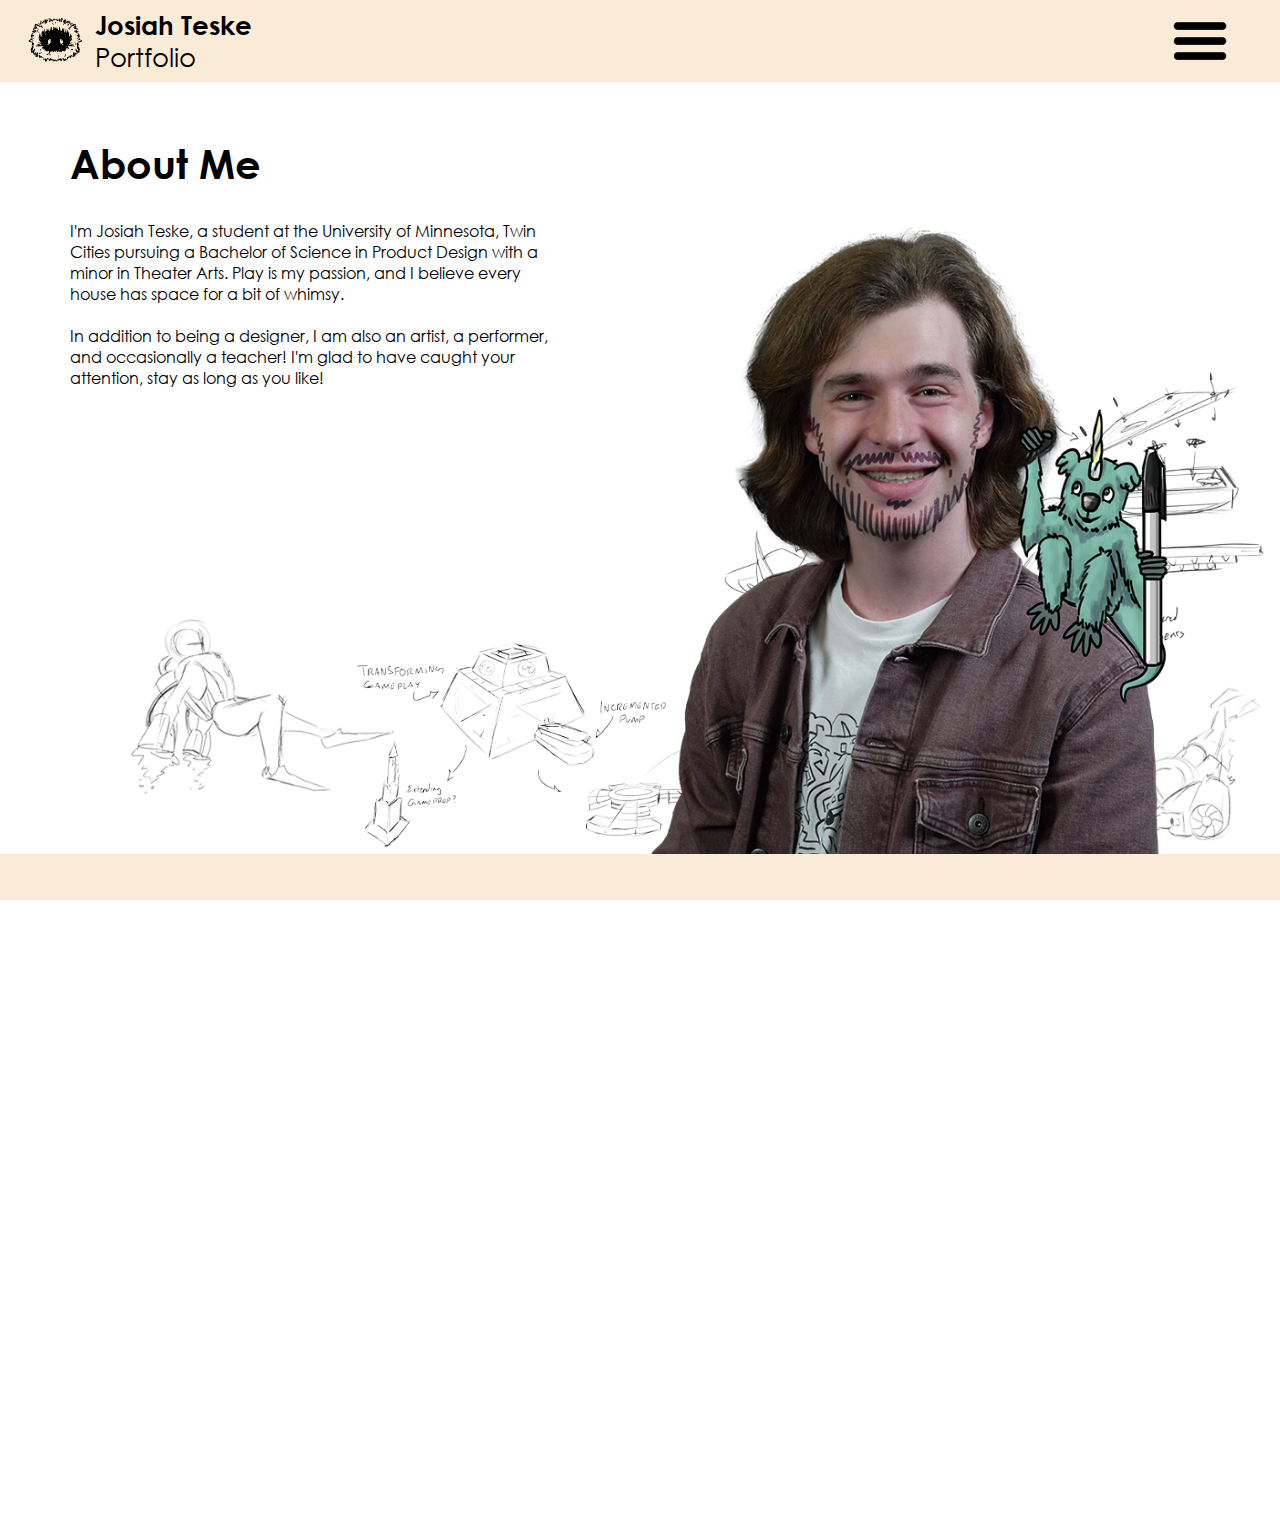
<file: mobile-site/about.html>
<!DOCTYPE html>
<html lang="en">
<head>
    <meta charset="UTF-8">
    <title>About | Josiah Teske</title>
    <link rel="stylesheet" type="text/css" href="styles/projectPage.css">
    <link rel="stylesheet" type="text/css" href="styles/typeface.css">
    <link rel="stylesheet" type="text/css" href="styles/navigators.css">

    <script type="text/javascript">
        function openNav() {
            // document.getElementById(mySidePanel).style.width = "66%";
            document.getElementById("mySidePanel").style.height = "250px";
        }

        function closeNav() {
            document.getElementById("mySidePanel").style.height = "0";
        }
    </script>
</head>
<body>
<nav class="topNav">
    <a href="index.html" class="left-side">
        <img src="assets/travelerHeadIcon.png" id="icon" alt="Welcome!">
        <div id="siteName">
            <h1>Josiah Teske</h1>
            <h1 class="noBold">Portfolio</h1>
        </div>
    </a>

    <img src="assets/hamburgerIcon.png" id="hamburger" alt="" onclick="openNav()">
</nav>

<aside class="mobileMenu" id="mySidePanel">
    <div class="closeMenu" onclick="closeNav()">
        close
    </div>

    <div class="hamburgerLinks">
        <a href="index.html" class="current">Home</a>
        <a href="projects.html">Projects</a>
        <a href="exercises.html">Exercises</a>
        <a href="hobby.html">Art & Hobby</a>
        <a href="about.html">About</a>
    </div>
</aside>

<div class="content scribbles noBottomPadding">
    <h2>About Me</h2>
    <section class="aboutMe">
        <img src="assets/JosiahDoodledHeadshot.png" alt="Josiah Teske">
        <p class="whiteBacked">I'm Josiah Teske, a student at the University of Minnesota, Twin Cities pursuing a
            Bachelor of
            Science in Product Design with a minor in Theater Arts. Play is my passion, and I believe every house
            has space for a bit of whimsy.<br><br>
            In addition to being a designer, I am also an artist, a performer, and occasionally a teacher! I'm glad
            to have caught your attention, stay as long as you like!</p>
        <div class="clearFloat"></div>
    </section>
</div>
<div class="content highlighted">
    <h2 class="dividerLine" id="contact">Reach Out</h2>
    <form action="mailto:josiahteske.des@gmail.com">
        <div class="two-columns">
            Name:
            <div>
                <label for="firstName">
                    <input type="text" name="firstName" id="firstName" placeholder="first" required>
                </label>
            </div>
            <div>
                <label for="lastName">
                    <input type="text" name="lastName" id="lastName" placeholder="last" required>
                </label>
            </div>
        </div>
        <div class="two-columns">
            Email:
            <div>
                <label for="emailAddress">
                    <input type="email" name="emailAddress" id="emailAddress" placeholder="address@email.com">
                </label>
            </div>
            Phone:
            <div>
                <label for="phoneNumber">
                    <input type="tel" name="phoneNumber" id="phoneNumber" placeholder="(000) 111-2345">
                </label>
            </div>
        </div>
        <div>
            <label for="address">
                Address:
                <textarea name="address" rows="4" id="address" placeholder="1234 Name Avenue, City, State/Province, Area Code, Country"></textarea>
            </label>
        </div>
        <div>
            <label for="message">
                Message:
                <textarea name="message" rows="4" id="message" placeholder="Design my stuff!"></textarea>
            </label>
        </div>
        <div class="two-columns">
            <label for="contactMethod">Preferred contact:<br>
                <input type="radio" name="contactMethod" value="email" id="contactEmail">
                <label for="contactEmail">Email</label><br>
                <input type="radio" name="contactMethod" value="phone" id="contactPhone">
                <label for="contactPhone">Phone</label>
            </label>
            <Label for="contactIntent">I'm reaching out about...<br>
                <input type="checkbox" name="contactIntent" id="contactNetworking">
                <label for="contactNetworking">Networking</label><br>
                <input type="checkbox" name="contactIntent" id="contactHiring">
                <label for="contactHiring">Hiring/Contracting</label>
            </Label>
        </div>
        <input type="submit" value="Submit">
    </form>
</div>

<nav class="bottomInfo">
    <!--    <a href="mailto:josiahteske.des@gmail.com?subject=Design%20My%20Stuff!" class="button">Email Me!</a>-->
    <aside class="boringInfo">
        <p>
            Web Portfolio created by Josiah Teske<br>
            Updated 4&sol;14&sol;2025
        </p>
    </aside>
    <aside class="bottomButtons">
        <a href="about.html#contact" class="button">Contact</a>
        <a href="documents/Josiah_Teske_Resume_2-28-2025.pdf" class="button">Resume</a>
        <a href="https://instagram.com/splinteredpencils" class="iconButton">
            <svg id="Layer_2" data-name="Layer 2" xmlns="http://www.w3.org/2000/svg" viewBox="0 0 72 72">
                <defs>
                    <style>
                        .cls-1 {
                            fill: currentColor;
                        }
                    </style>
                </defs>
                <path class="cls-1"
                      d="M36,22.49c-7.46,0-13.51,6.05-13.51,13.51s6.05,13.51,13.51,13.51,13.51-6.05,13.51-13.51-6.05-13.51-13.51-13.51ZM36,44.96c-4.95,0-8.96-4.01-8.96-8.96s4.01-8.96,8.96-8.96,8.96,4.01,8.96,8.96-4.01,8.96-8.96,8.96Z"/>
                <circle class="cls-1" cx="50.06" cy="21.98" r="3.23"/>
                <path class="cls-1"
                      d="M47.66,9.64h-23.32c-8.12,0-14.7,6.58-14.7,14.7v23.32c0,8.12,6.58,14.7,14.7,14.7h23.32c8.12,0,14.7-6.58,14.7-14.7v-23.32c0-8.12-6.58-14.7-14.7-14.7ZM57.64,47.36c0,5.68-4.6,10.28-10.28,10.28h-22.72c-5.68,0-10.28-4.6-10.28-10.28v-22.72c0-5.68,4.6-10.28,10.28-10.28h22.72c5.68,0,10.28,4.6,10.28,10.28v22.72Z"/>
            </svg>
        </a>
        <a href="https://linkedin.com/in/josiah-teske" class="iconButton">
            <svg id="Layer_2" data-name="Layer 2" xmlns="http://www.w3.org/2000/svg" viewBox="0 0 72 72">
                <defs>
                    <style>
                        .cls-1 {
                            fill: currentColor;
                        }
                    </style>
                </defs>
                <rect class="cls-1" x="10.74" y="27" width="10.64" height="34.26"/>
                <path class="cls-1"
                      d="M61.26,42.49v18.77h-10.64v-18.77c0-4.09-1.15-7.02-5.19-7.02-5.03,0-6.81,2.51-6.81,10.51v15.28h-10.64V27h10.64v4.34c1.4-2.72,6.34-6.08,12.93-4.89,6.6,1.19,9.71,5.06,9.71,16.04Z"/>
                <circle class="cls-1" cx="16.06" cy="16.26" r="6.3"/>
            </svg>
        </a>
    </aside>
</nav>
</body>
</html>
</file>
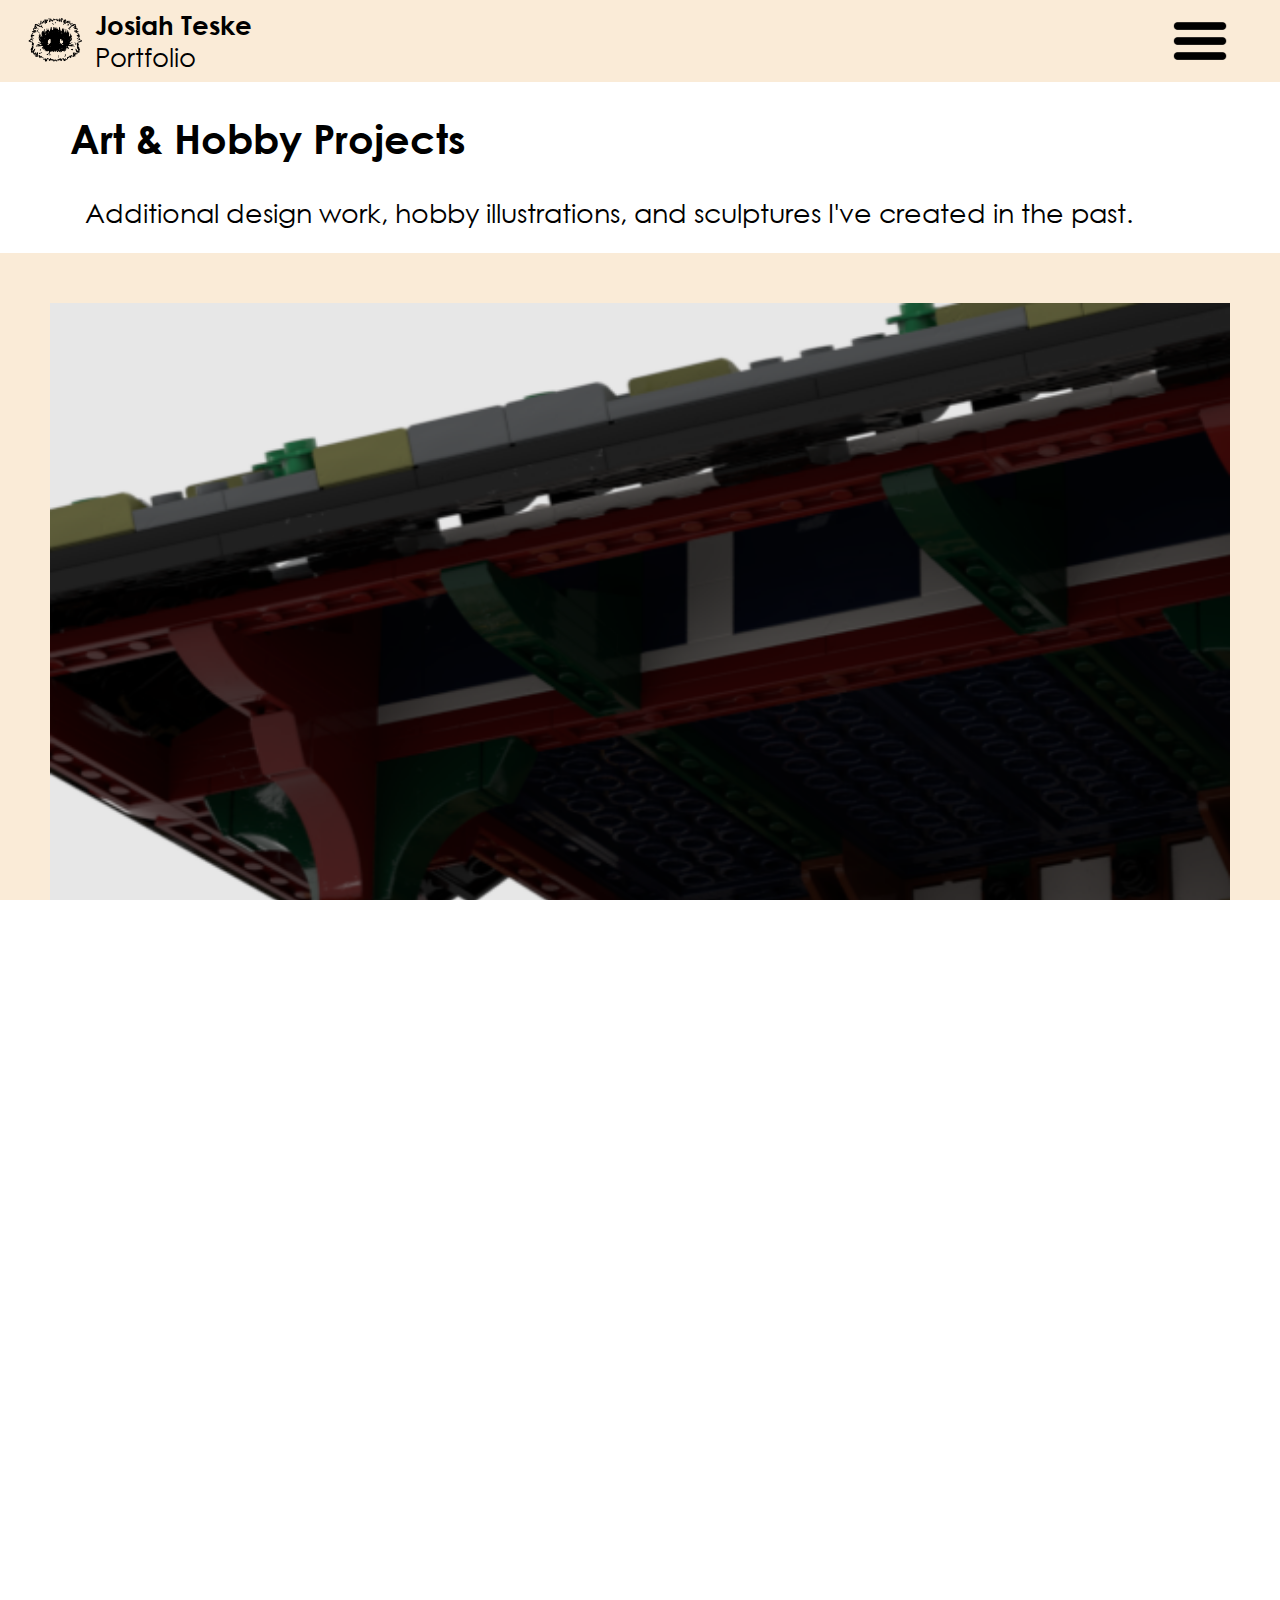
<file: mobile-site/hobby.html>
<!DOCTYPE html>
<html lang="en">
<head>
    <meta charset="UTF-8">
    <title>Art &amp; Hobby | Josiah Teske</title>
    <link rel="stylesheet" type="text/css" href="styles/subindex.css">
    <link rel="stylesheet" type="text/css" href="styles/typeface.css">
    <link rel="stylesheet" type="text/css" href="styles/navigators.css">

    <script type="text/javascript">
        function openNav() {
            // document.getElementById(mySidePanel).style.width = "66%";
            document.getElementById("mySidePanel").style.height = "250px";
        }

        function closeNav() {
            document.getElementById("mySidePanel").style.height = "0";
        }
    </script>
</head>
<body>
<nav class="topNav">
    <a href="index.html" class="left-side">
        <img src="assets/travelerHeadIcon.png" id="icon" alt="Welcome!">
        <div id="siteName">
            <h1>Josiah Teske</h1>
            <h1 class="noBold">Portfolio</h1>
        </div>
    </a>

    <img src="assets/hamburgerIcon.png" id="hamburger" alt="" onclick="openNav()">
</nav>

<aside class="mobileMenu" id="mySidePanel">
    <div class="closeMenu" onclick="closeNav()">
        close
    </div>

    <div class="hamburgerLinks">
        <a href="index.html" class="current">Home</a>
        <a href="projects.html">Projects</a>
        <a href="exercises.html">Exercises</a>
        <a href="hobby.html">Art & Hobby</a>
        <a href="about.html">About</a>
    </div>
</aside>

<div id="introduction">
    <h2>Art & Hobby Projects</h2>
    <h3>Additional design work, hobby illustrations, and sculptures I've created in the past.</h3>
</div>

<article class="colorBacked">
    <div>
        <img src="assets/projects/globeTheatreUpAngle.png" alt="LEGO Globe Theatre">
    </div>
    <aside class="articleText">
        <h1>LEGO Globe Theatre (ongoing), Spring 2025</h1>
        <p>LEGO Projects are all over the place, but after I applied to the LEGO design internship, I thought I'd like to try making a model of my own, keeping real product constraints in mind: Cost, footprint, component production, and build experience. I took inspiration from the Globe Theatre, balancing accuracy with my other design constraints.</p>
    </aside>
</article>
<article>
    <div>
        <img src="assets/projects/internPoster.png" alt="Internship Poster based on LEGO WIN ads">
    </div>
    <aside class="articleText">
        <h1>"WIN" Intern Poster, Spring 2025</h1>
        <p>Created for an application to the LEGO DESiGN iNTERNSHIP, this was a creative idea for a poster that pitches me as an intern, inspired by an iteration of the reviews advertisement on the back of many LEGO instructional pamphlets. It's surrounded by significant LEGO figures from various series and eras, as well as custom-built models and materials from <a href="projects.html">Jettison</a>.</p>
    </aside>
</article>
<article>
    <div>
        <img src="assets/projects/DnDHomebrewCharacter.png" alt="A sketched illustration of a drow running alongside a small slaad from Dungeons and Dragons">
    </div>
    <aside class="articleText">
        <h1>Dungeons and Dragons Homebrews, 2023-</h1>
        <p>Using the <a href="http://homebrewery.naturalcrit.com/">Homebrewery</a> service, I host a handful of in-development Dungeons & Dragons inspired "homebrews" (custom rules additions), in order to better learn game design and the D&D system. One of these homebrews is available as a <a href="https://mod.io/g/baldursgate3/m/ethereal-fog-monk-subclass#description">playable add-on for Baldur's Gate 3</a>, with over 3k downloads.</p>
    </aside>
</article>
<article>
    <div>
        <img src="assets/projects/drybonesPainting.jpg" alt="a dramatic sunset painting of Drybones with a spherical powerup in Mario Party for the Wii">
    </div>
    <aside class="articleText">
        <h1>Bouncy Drybones, Summer 2024</h1>
        <p>A very dramatized rendition of a game of Mario Party 8, meant to capture the chaotic joy of playing a party game with friends. You can see more of my art on my Instagram page!</p>
    </aside>
</article>
<article>
    <blockquote class="instagram-media" data-instgrm-permalink="https://www.instagram.com/splinteredpencils/?utm_source=ig_embed&amp;utm_campaign=loading" data-instgrm-version="14" style=" background:#FFF; border:0; border-radius:3px; box-shadow:0 0 1px 0 rgba(0,0,0,0.5),0 1px 10px 0 rgba(0,0,0,0.15); margin: 1px; max-width:540px; min-width:326px; padding:0; width:99.375%; width:-webkit-calc(100% - 2px); width:calc(100% - 2px);"><div style="padding:16px;"> <a href="https://www.instagram.com/splinteredpencils/?utm_source=ig_embed&amp;utm_campaign=loading" style=" background:#FFFFFF; line-height:0; padding:0 0; text-align:center; text-decoration:none; width:100%;" target="_blank"> <div style=" display: flex; flex-direction: row; align-items: center;"> <div style="background-color: #F4F4F4; border-radius: 50%; flex-grow: 0; height: 40px; margin-right: 14px; width: 40px;"></div> <div style="display: flex; flex-direction: column; flex-grow: 1; justify-content: center;"> <div style=" background-color: #F4F4F4; border-radius: 4px; flex-grow: 0; height: 14px; margin-bottom: 6px; width: 100px;"></div> <div style=" background-color: #F4F4F4; border-radius: 4px; flex-grow: 0; height: 14px; width: 60px;"></div></div></div><div style="padding: 19% 0;"></div> <div style="display:block; height:50px; margin:0 auto 12px; width:50px;"><svg width="50px" height="50px" viewBox="0 0 60 60" version="1.1" xmlns="https://www.w3.org/2000/svg" xmlns:xlink="https://www.w3.org/1999/xlink"><g stroke="none" stroke-width="1" fill="none" fill-rule="evenodd"><g transform="translate(-511.000000, -20.000000)" fill="#000000"><g><path d="M556.869,30.41 C554.814,30.41 553.148,32.076 553.148,34.131 C553.148,36.186 554.814,37.852 556.869,37.852 C558.924,37.852 560.59,36.186 560.59,34.131 C560.59,32.076 558.924,30.41 556.869,30.41 M541,60.657 C535.114,60.657 530.342,55.887 530.342,50 C530.342,44.114 535.114,39.342 541,39.342 C546.887,39.342 551.658,44.114 551.658,50 C551.658,55.887 546.887,60.657 541,60.657 M541,33.886 C532.1,33.886 524.886,41.1 524.886,50 C524.886,58.899 532.1,66.113 541,66.113 C549.9,66.113 557.115,58.899 557.115,50 C557.115,41.1 549.9,33.886 541,33.886 M565.378,62.101 C565.244,65.022 564.756,66.606 564.346,67.663 C563.803,69.06 563.154,70.057 562.106,71.106 C561.058,72.155 560.06,72.803 558.662,73.347 C557.607,73.757 556.021,74.244 553.102,74.378 C549.944,74.521 548.997,74.552 541,74.552 C533.003,74.552 532.056,74.521 528.898,74.378 C525.979,74.244 524.393,73.757 523.338,73.347 C521.94,72.803 520.942,72.155 519.894,71.106 C518.846,70.057 518.197,69.06 517.654,67.663 C517.244,66.606 516.755,65.022 516.623,62.101 C516.479,58.943 516.448,57.996 516.448,50 C516.448,42.003 516.479,41.056 516.623,37.899 C516.755,34.978 517.244,33.391 517.654,32.338 C518.197,30.938 518.846,29.942 519.894,28.894 C520.942,27.846 521.94,27.196 523.338,26.654 C524.393,26.244 525.979,25.756 528.898,25.623 C532.057,25.479 533.004,25.448 541,25.448 C548.997,25.448 549.943,25.479 553.102,25.623 C556.021,25.756 557.607,26.244 558.662,26.654 C560.06,27.196 561.058,27.846 562.106,28.894 C563.154,29.942 563.803,30.938 564.346,32.338 C564.756,33.391 565.244,34.978 565.378,37.899 C565.522,41.056 565.552,42.003 565.552,50 C565.552,57.996 565.522,58.943 565.378,62.101 M570.82,37.631 C570.674,34.438 570.167,32.258 569.425,30.349 C568.659,28.377 567.633,26.702 565.965,25.035 C564.297,23.368 562.623,22.342 560.652,21.575 C558.743,20.834 556.562,20.326 553.369,20.18 C550.169,20.033 549.148,20 541,20 C532.853,20 531.831,20.033 528.631,20.18 C525.438,20.326 523.257,20.834 521.349,21.575 C519.376,22.342 517.703,23.368 516.035,25.035 C514.368,26.702 513.342,28.377 512.574,30.349 C511.834,32.258 511.326,34.438 511.181,37.631 C511.035,40.831 511,41.851 511,50 C511,58.147 511.035,59.17 511.181,62.369 C511.326,65.562 511.834,67.743 512.574,69.651 C513.342,71.625 514.368,73.296 516.035,74.965 C517.703,76.634 519.376,77.658 521.349,78.425 C523.257,79.167 525.438,79.673 528.631,79.82 C531.831,79.965 532.853,80.001 541,80.001 C549.148,80.001 550.169,79.965 553.369,79.82 C556.562,79.673 558.743,79.167 560.652,78.425 C562.623,77.658 564.297,76.634 565.965,74.965 C567.633,73.296 568.659,71.625 569.425,69.651 C570.167,67.743 570.674,65.562 570.82,62.369 C570.966,59.17 571,58.147 571,50 C571,41.851 570.966,40.831 570.82,37.631"></path></g></g></g></svg></div><div style="padding-top: 8px;"> <div style=" color:#3897f0; font-family:Arial,sans-serif; font-size:14px; font-style:normal; font-weight:550; line-height:18px;">View this profile on Instagram</div></div><div style="padding: 12.5% 0;"></div> <div style="display: flex; flex-direction: row; margin-bottom: 14px; align-items: center;"><div> <div style="background-color: #F4F4F4; border-radius: 50%; height: 12.5px; width: 12.5px; transform: translateX(0px) translateY(7px);"></div> <div style="background-color: #F4F4F4; height: 12.5px; transform: rotate(-45deg) translateX(3px) translateY(1px); width: 12.5px; flex-grow: 0; margin-right: 14px; margin-left: 2px;"></div> <div style="background-color: #F4F4F4; border-radius: 50%; height: 12.5px; width: 12.5px; transform: translateX(9px) translateY(-18px);"></div></div><div style="margin-left: 8px;"> <div style=" background-color: #F4F4F4; border-radius: 50%; flex-grow: 0; height: 20px; width: 20px;"></div> <div style=" width: 0; height: 0; border-top: 2px solid transparent; border-left: 6px solid #f4f4f4; border-bottom: 2px solid transparent; transform: translateX(16px) translateY(-4px) rotate(30deg)"></div></div><div style="margin-left: auto;"> <div style=" width: 0px; border-top: 8px solid #F4F4F4; border-right: 8px solid transparent; transform: translateY(16px);"></div> <div style=" background-color: #F4F4F4; flex-grow: 0; height: 12px; width: 16px; transform: translateY(-4px);"></div> <div style=" width: 0; height: 0; border-top: 8px solid #F4F4F4; border-left: 8px solid transparent; transform: translateY(-4px) translateX(8px);"></div></div></div> <div style="display: flex; flex-direction: column; flex-grow: 1; justify-content: center; margin-bottom: 24px;"> <div style=" background-color: #F4F4F4; border-radius: 4px; flex-grow: 0; height: 14px; margin-bottom: 6px; width: 224px;"></div> <div style=" background-color: #F4F4F4; border-radius: 4px; flex-grow: 0; height: 14px; width: 144px;"></div></div></a><p style=" color:#c9c8cd; font-family:Arial,sans-serif; font-size:14px; line-height:17px; margin-bottom:0; margin-top:8px; overflow:hidden; padding:8px 0 7px; text-align:center; text-overflow:ellipsis; white-space:nowrap;"><a href="https://www.instagram.com/splinteredpencils/?utm_source=ig_embed&amp;utm_campaign=loading" style=" color:#c9c8cd; font-family:Arial,sans-serif; font-size:14px; font-style:normal; font-weight:normal; line-height:17px;" target="_blank">Splintered Pencils, Empty Pens</a> (@<a href="https://www.instagram.com/splinteredpencils/?utm_source=ig_embed&amp;utm_campaign=loading" style=" color:#c9c8cd; font-family:Arial,sans-serif; font-size:14px; font-style:normal; font-weight:normal; line-height:17px;" target="_blank">splinteredpencils</a>) • Instagram photos and videos</p></div></blockquote>
    <script async src="//www.instagram.com/embed.js"></script>
</article>

<nav class="bottomInfo">
    <!--    <a href="mailto:josiahteske.des@gmail.com?subject=Design%20My%20Stuff!" class="button">Email Me!</a>-->
    <aside class="boringInfo">
        <p>
            Web Portfolio created by Josiah Teske<br>
            Updated 4&sol;14&sol;2025
        </p>
    </aside>
    <aside class="bottomButtons">
        <a href="about.html#contact" class="button">Contact</a>
        <a href="documents/Josiah_Teske_Resume_2-28-2025.pdf" class="button">Resume</a>
        <a href="https://instagram.com/splinteredpencils" class="iconButton">
            <svg id="Layer_2" data-name="Layer 2" xmlns="http://www.w3.org/2000/svg" viewBox="0 0 72 72">
                <defs>
                    <style>
                        .cls-1 {
                            fill: currentColor;
                        }
                    </style>
                </defs>
                <path class="cls-1" d="M36,22.49c-7.46,0-13.51,6.05-13.51,13.51s6.05,13.51,13.51,13.51,13.51-6.05,13.51-13.51-6.05-13.51-13.51-13.51ZM36,44.96c-4.95,0-8.96-4.01-8.96-8.96s4.01-8.96,8.96-8.96,8.96,4.01,8.96,8.96-4.01,8.96-8.96,8.96Z"/>
                <circle class="cls-1" cx="50.06" cy="21.98" r="3.23"/>
                <path class="cls-1" d="M47.66,9.64h-23.32c-8.12,0-14.7,6.58-14.7,14.7v23.32c0,8.12,6.58,14.7,14.7,14.7h23.32c8.12,0,14.7-6.58,14.7-14.7v-23.32c0-8.12-6.58-14.7-14.7-14.7ZM57.64,47.36c0,5.68-4.6,10.28-10.28,10.28h-22.72c-5.68,0-10.28-4.6-10.28-10.28v-22.72c0-5.68,4.6-10.28,10.28-10.28h22.72c5.68,0,10.28,4.6,10.28,10.28v22.72Z"/>
            </svg>
        </a>
        <a href="https://linkedin.com/in/josiah-teske" class="iconButton">
            <svg id="Layer_2" data-name="Layer 2" xmlns="http://www.w3.org/2000/svg" viewBox="0 0 72 72">
                <defs>
                    <style>
                        .cls-1 {
                            fill: currentColor;
                        }
                    </style>
                </defs>
                <rect class="cls-1" x="10.74" y="27" width="10.64" height="34.26"/>
                <path class="cls-1" d="M61.26,42.49v18.77h-10.64v-18.77c0-4.09-1.15-7.02-5.19-7.02-5.03,0-6.81,2.51-6.81,10.51v15.28h-10.64V27h10.64v4.34c1.4-2.72,6.34-6.08,12.93-4.89,6.6,1.19,9.71,5.06,9.71,16.04Z"/>
                <circle class="cls-1" cx="16.06" cy="16.26" r="6.3"/>
            </svg>
        </a>
    </aside>
</nav>
</body>
</html>
</file>
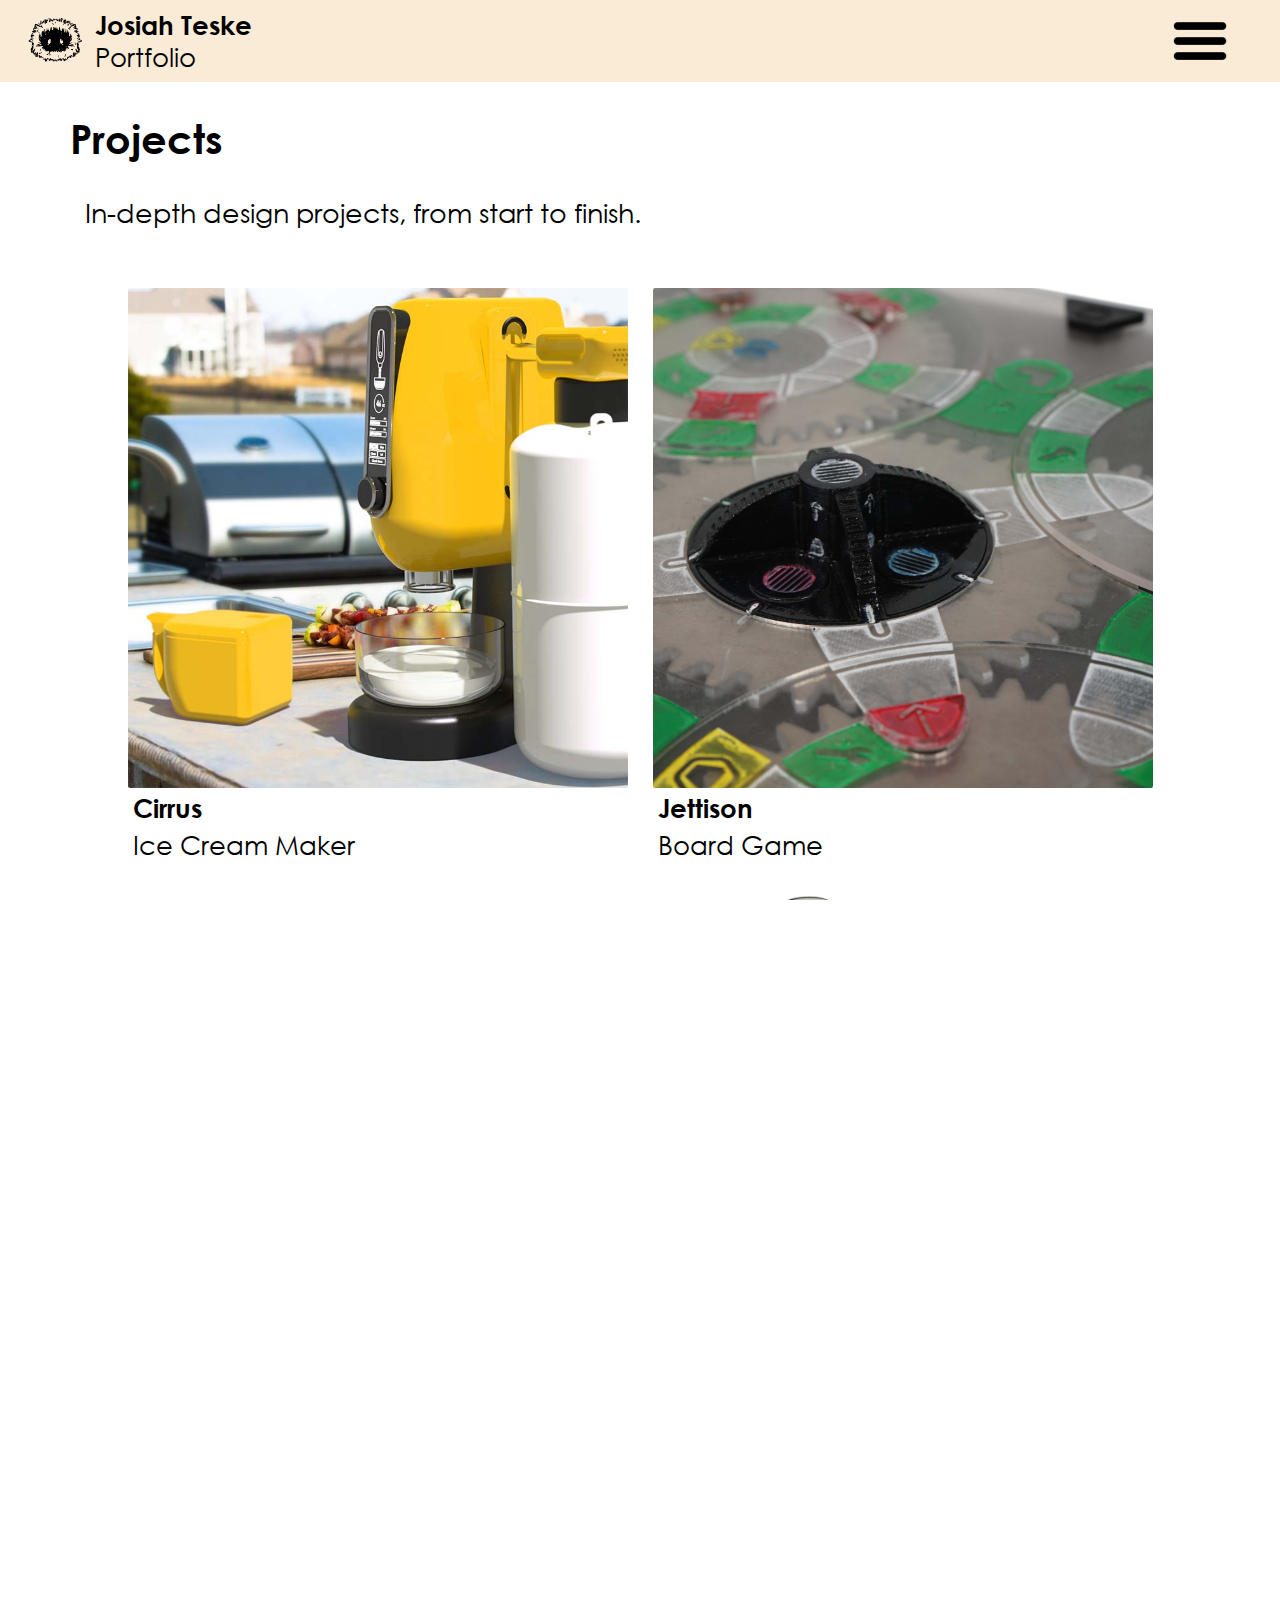
<file: mobile-site/projects.html>
<!DOCTYPE html>
<html lang="en">
<head>
    <meta charset="UTF-8">
    <title>Projects | Josiah Teske</title>
    <link rel="stylesheet" type="text/css" href="styles/subindex.css">
    <link rel="stylesheet" type="text/css" href="styles/typeface.css">
    <link rel="stylesheet" type="text/css" href="styles/navigators.css">

    <script type="text/javascript">
        function openNav() {
            // document.getElementById(mySidePanel).style.width = "66%";
            document.getElementById("mySidePanel").style.height = "250px";
        }

        function closeNav() {
            document.getElementById("mySidePanel").style.height = "0";
        }
    </script>
</head>
<body>
<nav class="topNav">
    <a href="index.html" class="left-side">
        <img src="assets/travelerHeadIcon.png" id="icon" alt="Welcome!">
        <div id="siteName">
            <h1>Josiah Teske</h1>
            <h1 class="noBold">Portfolio</h1>
        </div>
    </a>

    <img src="assets/hamburgerIcon.png" id="hamburger" alt="" onclick="openNav()">
</nav>

<aside class="mobileMenu" id="mySidePanel">
    <div class="closeMenu" onclick="closeNav()">
        close
    </div>

    <div class="hamburgerLinks">
        <a href="index.html" class="current">Home</a>
        <a href="projects.html">Projects</a>
        <a href="exercises.html">Exercises</a>
        <a href="hobby.html">Art & Hobby</a>
        <a href="about.html">About</a>
    </div>
</aside>

<div id="introduction">
    <h2>Projects</h2>
    <h3>In-depth design projects, from start to finish.</h3>
</div>
<section class="deck scribbles">
    <a href="projects.html" class="cardLnk animatedRise">
        <img src="assets/projects/iceCreamMakerOutdoors+Cream.jpg" alt="project">
        <h1 class="whiteBacked">Cirrus</h1>
        <h1 class="noBold whiteBacked">Ice Cream Maker</h1>
    </a>
    <a href="projects.html" class="cardLnk animatedRise">
        <img src="assets/projects/boardGameDialCloseUp.jpg" alt="project">
        <h1 class="whiteBacked">Jettison</h1>
        <h1 class="noBold whiteBacked">Board Game</h1>
    </a>
    <a href="projects.html" class="cardLnk animatedRise">
        <img src="assets/projects/slicerCleanerContext.png" alt="project">
        <h1 class="whiteBacked">Marlin</h1>
        <h1 class="noBold whiteBacked">Deli Scraper</h1>
    </a>
    <a href="projects.html" class="cardLnk animatedRise">
        <img src="assets/projects/sneaker.png" alt="project">
        <h1 class="whiteBacked">Ukiyo-E</h1>
        <h1 class="noBold whiteBacked">Art Sneaker</h1>
    </a>
    <a href="projects.html" class="cardLnk animatedRise">
        <img src="assets/projects/deskBox.png" alt="project">
        <h1 class="whiteBacked">Nerd's Best Friend</h1>
        <h1 class="noBold whiteBacked">Desk Box</h1>
    </a>
    <a href="projects.html" class="cardLnk animatedRise">
        <img src="assets/projects/nightLight.jpg" alt="project">
        <h1 class="whiteBacked">Silhouette</h1>
        <h1 class="noBold whiteBacked">Nightlight</h1>
    </a>
</section>

<nav class="bottomInfo">
    <!--    <a href="mailto:josiahteske.des@gmail.com?subject=Design%20My%20Stuff!" class="button">Email Me!</a>-->
    <aside class="boringInfo">
        <p>
            Web Portfolio created by Josiah Teske<br>
            Updated 4&sol;14&sol;2025
        </p>
    </aside>
    <aside class="bottomButtons">
        <a href="about.html#contact" class="button">Contact</a>
        <a href="documents/Josiah_Teske_Resume_2-28-2025.pdf" class="button">Resume</a>
        <a href="https://instagram.com/splinteredpencils" class="iconButton">
            <svg id="Layer_2" data-name="Layer 2" xmlns="http://www.w3.org/2000/svg" viewBox="0 0 72 72">
                <defs>
                    <style>
                        .cls-1 {
                            fill: currentColor;
                        }
                    </style>
                </defs>
                <path class="cls-1" d="M36,22.49c-7.46,0-13.51,6.05-13.51,13.51s6.05,13.51,13.51,13.51,13.51-6.05,13.51-13.51-6.05-13.51-13.51-13.51ZM36,44.96c-4.95,0-8.96-4.01-8.96-8.96s4.01-8.96,8.96-8.96,8.96,4.01,8.96,8.96-4.01,8.96-8.96,8.96Z"/>
                <circle class="cls-1" cx="50.06" cy="21.98" r="3.23"/>
                <path class="cls-1" d="M47.66,9.64h-23.32c-8.12,0-14.7,6.58-14.7,14.7v23.32c0,8.12,6.58,14.7,14.7,14.7h23.32c8.12,0,14.7-6.58,14.7-14.7v-23.32c0-8.12-6.58-14.7-14.7-14.7ZM57.64,47.36c0,5.68-4.6,10.28-10.28,10.28h-22.72c-5.68,0-10.28-4.6-10.28-10.28v-22.72c0-5.68,4.6-10.28,10.28-10.28h22.72c5.68,0,10.28,4.6,10.28,10.28v22.72Z"/>
            </svg>
        </a>
        <a href="https://linkedin.com/in/josiah-teske" class="iconButton">
            <svg id="Layer_2" data-name="Layer 2" xmlns="http://www.w3.org/2000/svg" viewBox="0 0 72 72">
                <defs>
                    <style>
                        .cls-1 {
                            fill: currentColor;
                        }
                    </style>
                </defs>
                <rect class="cls-1" x="10.74" y="27" width="10.64" height="34.26"/>
                <path class="cls-1" d="M61.26,42.49v18.77h-10.64v-18.77c0-4.09-1.15-7.02-5.19-7.02-5.03,0-6.81,2.51-6.81,10.51v15.28h-10.64V27h10.64v4.34c1.4-2.72,6.34-6.08,12.93-4.89,6.6,1.19,9.71,5.06,9.71,16.04Z"/>
                <circle class="cls-1" cx="16.06" cy="16.26" r="6.3"/>
            </svg>
        </a>
    </aside>
</nav>
</body>
</html>
</file>
<file: mobile-site/styles/projectPage.css>
.clearFloat {
    clear: both;
}

div.content {
    padding: 25px 70px;

    section.aboutMe {
        /*position: relative;*/

        img {
            /*z-index: -1;*/
            float: right;
            position: relative;
            top: -50px;
            right: -25px;
            width: 60%;
            aspect-ratio: 1/1;
            margin-bottom: -50px;
            margin-left: -40px;
        }
    }

    form {
        display: flex;
        gap: 15px;
        flex-direction: column;

        .two-columns {
            display: flex;
            gap: 20px;
        }

        input[type=text], input[type=email], input[type=tel], textarea {
            font-family: inherit;
            display: block;
            width: 100%;
            border: none;
            border-bottom: 2px solid black;
            padding: 5px;
            border-radius: 3px;
        }

        input[type=radio], input[type=checkbox] {
            background-color: white;
            border: none;
            border-bottom: 2px solid black;
        }

        input[type=submit] {
            background-color: white;
            border: 1px solid black;
            border-radius: 5px;
            height: 40px;
            width: 80px;
            font-size: 12pt;
            font-family: inherit;
        }
    }
}
</file>
<file: mobile-site/styles/typeface.css>
@font-face {
    font-family: "Century Gothic";
    src: url(../fonts/GOTHIC.TTF);
}

@font-face {
    font-family: "Century Gothic";
    src: url(../fonts/GOTHICB.TTF);
    font-weight: bold;
}

@font-face {
    font-family: "Century Gothic";
    src: url(../fonts/GOTHICBI.TTF);
    font-weight: bold;
    font-style: italic;
}

@font-face {
    font-family: "Century Gothic";
    src: url(../fonts/GOTHICI.TTF);
    font-style: italic;
}

html {
    overflow: hidden;
    height: 100%;
}

body {
    height: 100%;
    overflow: auto;
    margin: 0;
    font-family: "Century Gothic", "Arial", sans-serif;

    /*site and project titles*/

    h1 {
        font-weight: bold;
        font-size: 26px;
        margin: 0;
    }

    /*section titles*/

    h2 {
        font-weight: bold;
        font-size: 30pt;
    }

    /*section card titles*/

    h3 {
        font-weight: normal;
        font-size: 20pt;
        margin: 0;
    }

    .noBottomPadding {
        padding-bottom: 0;
    }

    .dividerLine {
        padding-top: 15px;
        border-top: 4px solid black;
    }

    .whiteBacked {
        background-color: white;
        /*border-radius: 15px;*/
    }

    .colorBacked {
        background-color: antiquewhite;
        /*border-radius: 15px;*/
    }

    .noBold {
        font-weight: normal;
    }

    /*.noGap {*/
    /*    margin: 0;*/
    /*}*/

    #siteName {
        display: flex;
        flex-direction: column;
        gap: 0;
    }
}
</file>
<file: mobile-site/styles/navigators.css>
.button {
    background-color: black;
    padding: 10px;
    border-radius: 10px;
    color: white;
    text-decoration: none;
}

.highlighted {
    background-color: antiquewhite;
    border-width: 10px;
}

.scribbles {
    background: url('../assets/doodlesBottomSplash.png') bottom right no-repeat;
    background-size: 90%;
}

aside.mobileMenu {
    height: 0;
    width: 200px;
    overflow: hidden;
    position: fixed;
    z-index: 100;
    top: 23px;
    right: 15px;
    background-color: black;
    margin-top: 60px;
    transition: .25s;
    justify-content: space-between;

    .closeMenu {
        color: white;
        text-align: right;
        text-transform: uppercase;
        font-size: 10px;
        padding: 5px 5px 10px 5px;

        &:hover {
            cursor: pointer;
        }
    }

    .hamburgerLinks {
        display: flex;
        flex-direction: column;
        gap: 0.5rem;
        z-index: 10;

        a {
            padding: 0.5rem;
            color: white;

            &:hover {
                background-color: white;
                color: black;
            }
        }
    }
}

nav {
    padding: 10px 50px 10px 25px;
    /*width: 100%;*/
    /*display: flex;*/
    gap: 20px;
    background-color: antiquewhite;
    align-items: center;

    img#icon {
        width: 60px;
        height: 60px;
    }

    img#hamburger {
        width: 60px;
        height: 60px;

        &:hover {
            cursor: pointer;
        }
    }

    a.left-side {
        display: flex;
        gap: 10px;
        padding: 0;
    }

    &.topNav {
        position: sticky;
        top: 0;
        display: flex;
        justify-content: space-between;
        z-index: 100;

        #siteName {
            display: flex;
            flex-direction: column;
            gap: 0;

            h1 {
                margin: 0;
            }
        }
    }

    a {
        padding: 15px 20px;
        text-decoration: none;
        color: black;
        border-radius: 10px;

        &.current, &:hover {
            background-color: white;

            &.left-side {
                background-color: transparent;
            }

            &.button {
                color: black;
            }
        }
    }


    .iconButton {
        background-color: black;
        width: 30px;
        aspect-ratio: 1/1;
        padding: 4px 4px 1px 5px;

        svg {
            color: white;
        }

        &:hover {
            svg {
                color: black;
            }
        }
    }

    div#pageMenu {
        display: flex;
        gap: 20px;
    }

    &.bottomInfo {
        display: flex;
        justify-content: space-between;

        aside.boringInfo {
            max-width: 500px;

            p {
                font-size: 6pt;
            }
        }

        aside.bottomButtons {
            display: flex;
            justify-content: right;
            gap: 15px;
        }
    }
}

.deck {
    display: flex;
    gap: 25px;
    justify-content: center;
    flex-wrap: wrap;
    padding: 25px 15px;

    .cardLnk {
        text-decoration: none;
        color: black;
        width: 40%;
        display: flex;
        flex-direction: column;
        justify-content: space-between;
        gap: 6%;

        img {
            width: 100%;
            border-radius: 2px;

            &.shadowed {
                box-shadow: 0 0 5px rgba(0, 0, 0, 0.14);
            }
        }

        &.widePanel {
            width: 86%;
        }

        h1 {
            padding: 5px 0 0 5px;
        }

        h3 {
            padding: 5px;
        }

        &.animatedRise {
            transition: 0.3s;
            margin: 10px 0 0 0;

            &:hover {
                margin: 0 0 10px 0;
            }
        }
    }
}
</file>
<file: desktop-site/styles/frontpage.css>
#banner {
    padding-top: 150px;
    min-height: 250px;
    text-align: right;
    background: url('../assets/doodlesTopSplash.png') center left no-repeat;

    img#logo {
        width: 500px;
    }
}

img.decal {
    margin-bottom: 50px;
}
</file>
<file: desktop-site/styles/typeface.css>
@font-face {
    font-family: "Century Gothic";
    src: url(../fonts/GOTHIC.TTF);
}

@font-face {
    font-family: "Century Gothic";
    src: url(../fonts/GOTHICB.TTF);
    font-weight: bold;
}

@font-face {
    font-family: "Century Gothic";
    src: url(../fonts/GOTHICBI.TTF);
    font-weight: bold;
    font-style: italic;
}

@font-face {
    font-family: "Century Gothic";
    src: url(../fonts/GOTHICI.TTF);
    font-style: italic;
}

html {
    overflow: hidden;
    height: 100%;
}

body {
    height: 100%;
    overflow: auto;
    margin: 0;
    font-family: "Century Gothic", "Arial", sans-serif;

    /*site and project titles*/

    h1 {
        font-weight: bold;
        font-size: 26px;
        margin: 0;
    }

    /*section titles*/

    h2 {
        font-weight: bold;
        font-size: 30pt;
    }

    /*section card titles*/

    h3 {
        font-weight: normal;
        font-size: 20pt;
        margin: 0;
    }

    .noBottomPadding {
        padding-bottom: 0;
    }

    .dividerLine {
        padding-top: 15px;
        border-top: 4px solid black;
    }

    .whiteBacked {
        background-color: white;
        /*border-radius: 15px;*/
    }

    .colorBacked {
        background-color: antiquewhite;
        /*border-radius: 15px;*/
    }

    .noBold {
        font-weight: normal;
    }

    /*.noGap {*/
    /*    margin: 0;*/
    /*}*/

    #siteName {
        display: flex;
        flex-direction: column;
        gap: 0;
    }
}
</file>
<file: desktop-site/styles/navigators.css>
.button {
    background-color: black;
    padding: 10px;
    border-radius: 10px;
    color: white;
    text-decoration: none;
}

.highlighted {
    background-color: antiquewhite;
    border-width: 10px;
}

.scribbles {
    background: url('../assets/doodlesBottomSplash.png') bottom right no-repeat;
    background-size: 90%;
}

nav {
    padding: 10px 50px 10px 25px;
    /*width: 100%;*/
    /*display: flex;*/
    gap: 20px;
    background-color: antiquewhite;
    align-items: center;

    img#icon {
        width: 60px;
        height: 60px;
    }

    a.left-side {
        display: flex;
        gap: 10px;
        padding: 0;
    }

    &.topNav {
        position: sticky;
        top: 0;
        display: flex;
        justify-content: space-between;

        #siteName {
            display: flex;
            flex-direction: column;
            gap: 0;

            h1 {
                margin: 0;
            }
        }
    }

    a {
        padding: 15px 20px;
        text-decoration: none;
        color: black;
        border-radius: 10px;

        &.current, &:hover {
            background-color: white;

            &.left-side {
                background-color: transparent;
            }

            &.button {
                color: black;
            }
        }
    }


    .iconButton {
        background-color: black;
        width: 30px;
        aspect-ratio: 1/1;
        padding: 4px 4px 1px 5px;

        svg {
            color: white;
        }

        &:hover {
            svg {
                color: black;
            }
        }
    }

    div#pageMenu {
        display: flex;
        gap: 20px;
    }

    &.bottomInfo {
        display: flex;
        justify-content: space-between;

        aside.boringInfo {
            max-width: 500px;

            p {
                font-size: 8pt;
            }
        }

        aside.bottomButtons {
            display: flex;
            justify-content: right;
            gap: 15px;
        }
    }
}

.deck {
    display: flex;
    gap: 25px;
    justify-content: center;
    flex-wrap: wrap;
    padding: 25px 15px;

    .cardLnk {
        text-decoration: none;
        color: black;
        width: 30%;
        min-width: 200px;
        display: flex;
        flex-direction: column;
        justify-content: space-between;
        gap: 0;

        img {
            width: 100%;
            border-radius: 2px;

            &.shadowed {
                box-shadow: 0 0 5px rgba(0, 0, 0, 0.14);
            }
        }

        h1 {
            padding: 5px 0 0 5px;
        }

        h3 {
            padding: 5px;
        }

        &.animatedRise {
            transition: 0.3s;
            margin: 10px 0 0 0;

            &:hover {
                margin: 0 0 10px 0;
            }
        }
    }
}
</file>
<file: mobile-site/styles/frontpage.css>
#banner {
    min-height: 150px;
    text-align: right;

    img#logo {
        width: 500px;
    }
}

img.decal {
    margin-bottom: 50px;
}
</file>
<file: desktop-site/styles/projectPage.css>
div.content {
    padding: 25px 70px;

    section.aboutMe{
        display: flex;

        aside {
            flex-basis: 70%;
        }
        img {
            width: 500px;
            aspect-ratio: 1/1;
        }
    }

    form {
        display: flex;
        gap: 15px;
        flex-direction: column;

        .two-columns {
            display: flex;
            gap: 20px;
        }

        input[type=text], input[type=email], input[type=tel], textarea{
            font-family: inherit;
            display: block;
            width: 100%;
            border: none;
            border-bottom: 2px solid black;
            padding: 5px;
            border-radius: 3px;
        }

        input[type=radio], input[type=checkbox] {
            background-color: white;
            border: none;
            border-bottom: 2px solid black;
            cursor: pointer;
        }

        input[type=submit] {
            background-color: white;
            border: 1px solid black;
            border-radius: 5px;
            cursor: pointer;
            height: 40px;
            width: 80px;
            font-size: 12pt;
            font-family: inherit;

            &:hover {
                background-color: lightgray;
            }
        }
    }
}
</file>
<file: desktop-site/styles/subindex.css>
div#introduction {
    margin: 25px 70px;

    > :not(h2) {
        padding-left: 15px;
    }
}

article {
    padding: 50px;
    display: flex;
    flex-direction: row;
    gap: 25px;

    div {
        max-width: 25%;

        img {
            width: 100%;
            aspect-ratio: auto;
        }
    }

    aside.articleText {
    }
}

div.instagramAdjacent {
    display: flex;
    flex-direction: row;
    justify-content: space-around;

    article {
        flex-direction: row;
        justify-content: flex-start;

        img {
            width: 50%;
            aspect-ratio: initial;
        }
    }
}
</file>
<file: mobile-site/styles/subindex.css>
div#introduction {
    margin: 25px 70px;

    > :not(h2) {
        padding-left: 15px;
    }
}

article {
    padding: 50px;
    display: flex;
    flex-direction: column;
    gap: 25px;

    div {

        img {
            width: 100%;
            aspect-ratio: auto;
        }
    }

    aside.articleText {
    }
}
</file>
